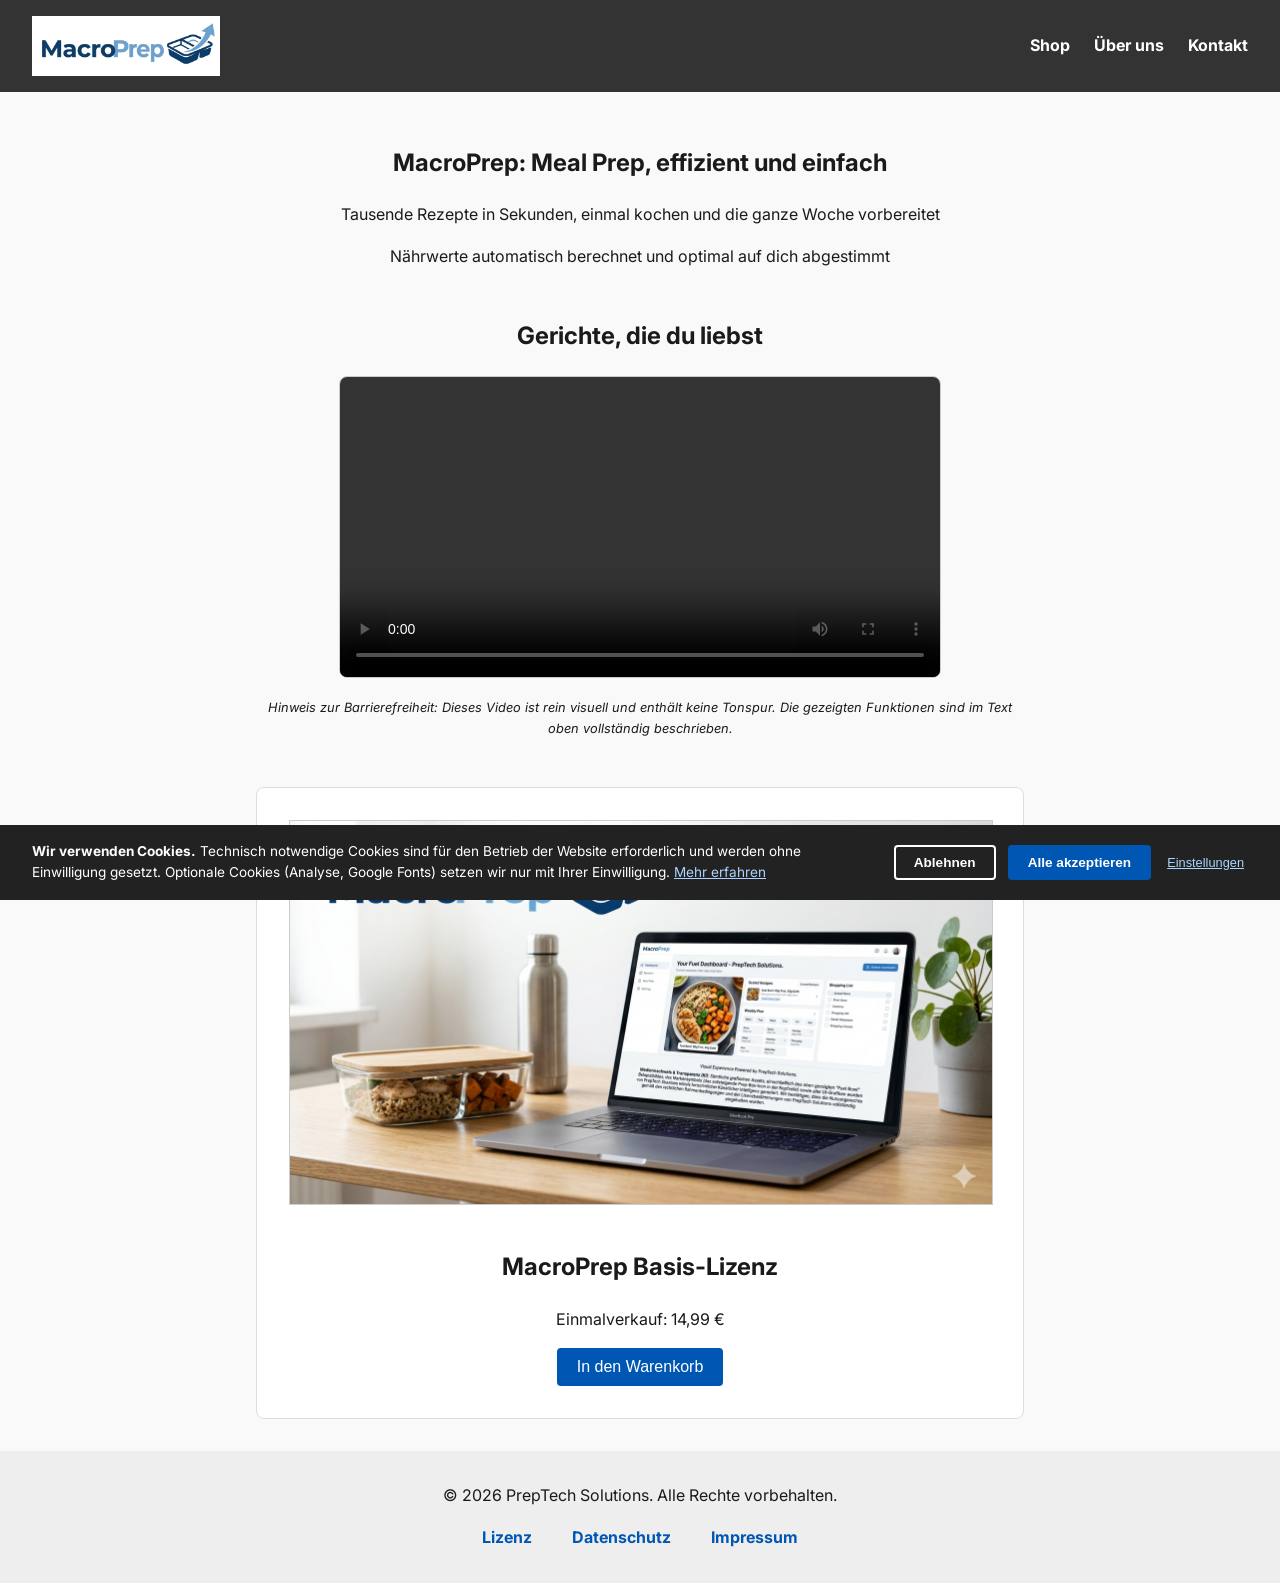
<file: index.html>
<!DOCTYPE html>
<html lang="de">
<head>
    <meta charset="UTF-8">
    <meta name="viewport" content="width=device-width, initial-scale=1.0">
    <title>MacroPrep - Meal Prep Software</title>
    <link rel="stylesheet" href="style.css">
</head>
<body>

    <a class="skip-link" href="#main-content">Zum Hauptinhalt springen</a>

    <header>
        <a href="index.html">
            <img class="logo" src="img/logo.png" alt="MacroPrep Logo">
        </a>
        <nav>
            <ul>
                <li><a href="index.html">Shop</a></li>
                <li><a href="about.html">Über uns</a></li>
                <li><a href="kontakt.html">Kontakt</a></li>
            </ul>
        </nav>
    </header>

    <main id="main-content">
        <section class="hero">
            <h1>MacroPrep: Meal Prep, effizient und einfach</h1>
            <p>Tausende Rezepte in Sekunden, einmal kochen und die ganze Woche vorbereitet</p>
            <p>Nährwerte automatisch berechnet und optimal auf dich abgestimmt</p>
        </section>

        <section style="text-align: center; margin: 3rem 0;">
            <h2>Gerichte, die du liebst</h2>
            <video width="100%" style="max-width: 600px; border-radius: 8px; border: 1px solid #ccc;" controls>
                <source src="videos/mealprep.mp4" type="video/mp4">
                Ihr Browser unterstützt das Video-Tag nicht.
            </video>
            <p style="font-size: 0.8rem"><em>Hinweis zur Barrierefreiheit: Dieses Video ist rein visuell und enthält keine Tonspur. Die gezeigten Funktionen sind im Text oben vollständig beschrieben.</em></p>
        </section>

        <section class="product-mock">
            <img src="img/mockup.png" alt="Screenshot der MacroPrep Benutzeroberfläche" class="product-img">
            
            <div class="buy-section">
                <h2>MacroPrep Basis-Lizenz</h2>
                <p>Einmalverkauf: 14,99 €</p>
                <button onclick="alert('Artikel zum Warenkorb hinzugefügt')">In den Warenkorb</button>
            </div>
        </section>
    </main>

    <div id="cookie-banner" role="dialog" aria-modal="true" aria-labelledby="cookie-title" aria-describedby="cookie-desc">
        <p>
            <strong id="cookie-title">Wir verwenden Cookies.</strong>
            <span id="cookie-desc">
                Technisch notwendige Cookies sind für den Betrieb der Website erforderlich und werden ohne Einwilligung gesetzt.
                Optionale Cookies (Analyse, Google Fonts) setzen wir nur mit Ihrer Einwilligung.
                <a href="datenschutz.html" style="color: #aad4ff;">Mehr erfahren</a>
            </span>
        </p>
        <div class="cookie-actions">
            <button class="btn-reject" onclick="handleCookies(false)" aria-label="Nur notwendige Cookies akzeptieren">Ablehnen</button>
            <button class="btn-accept" onclick="handleCookies(true)" aria-label="Alle Cookies akzeptieren">Alle akzeptieren</button>
            <button class="btn-settings" onclick="alert('Mock: Cookie-Einstellungen öffnen')" aria-label="Cookie-Einstellungen anpassen">Einstellungen</button>
        </div>
    </div>

    <footer>
        <p>&copy; 2026 PrepTech Solutions. Alle Rechte vorbehalten.</p>
        <nav>
            <ul>
                <li><a href="lizenz.html">Lizenz</a></li>
                <li><a href="datenschutz.html">Datenschutz</a></li>
                <li><a href="impressum.html">Impressum</a></li>
            </ul>
        </nav>
    </footer>

    <script>
        function handleCookies(acceptAll) {
            document.getElementById('cookie-banner').style.display = 'none';
        }
    </script>
</body>
</html>
</file>
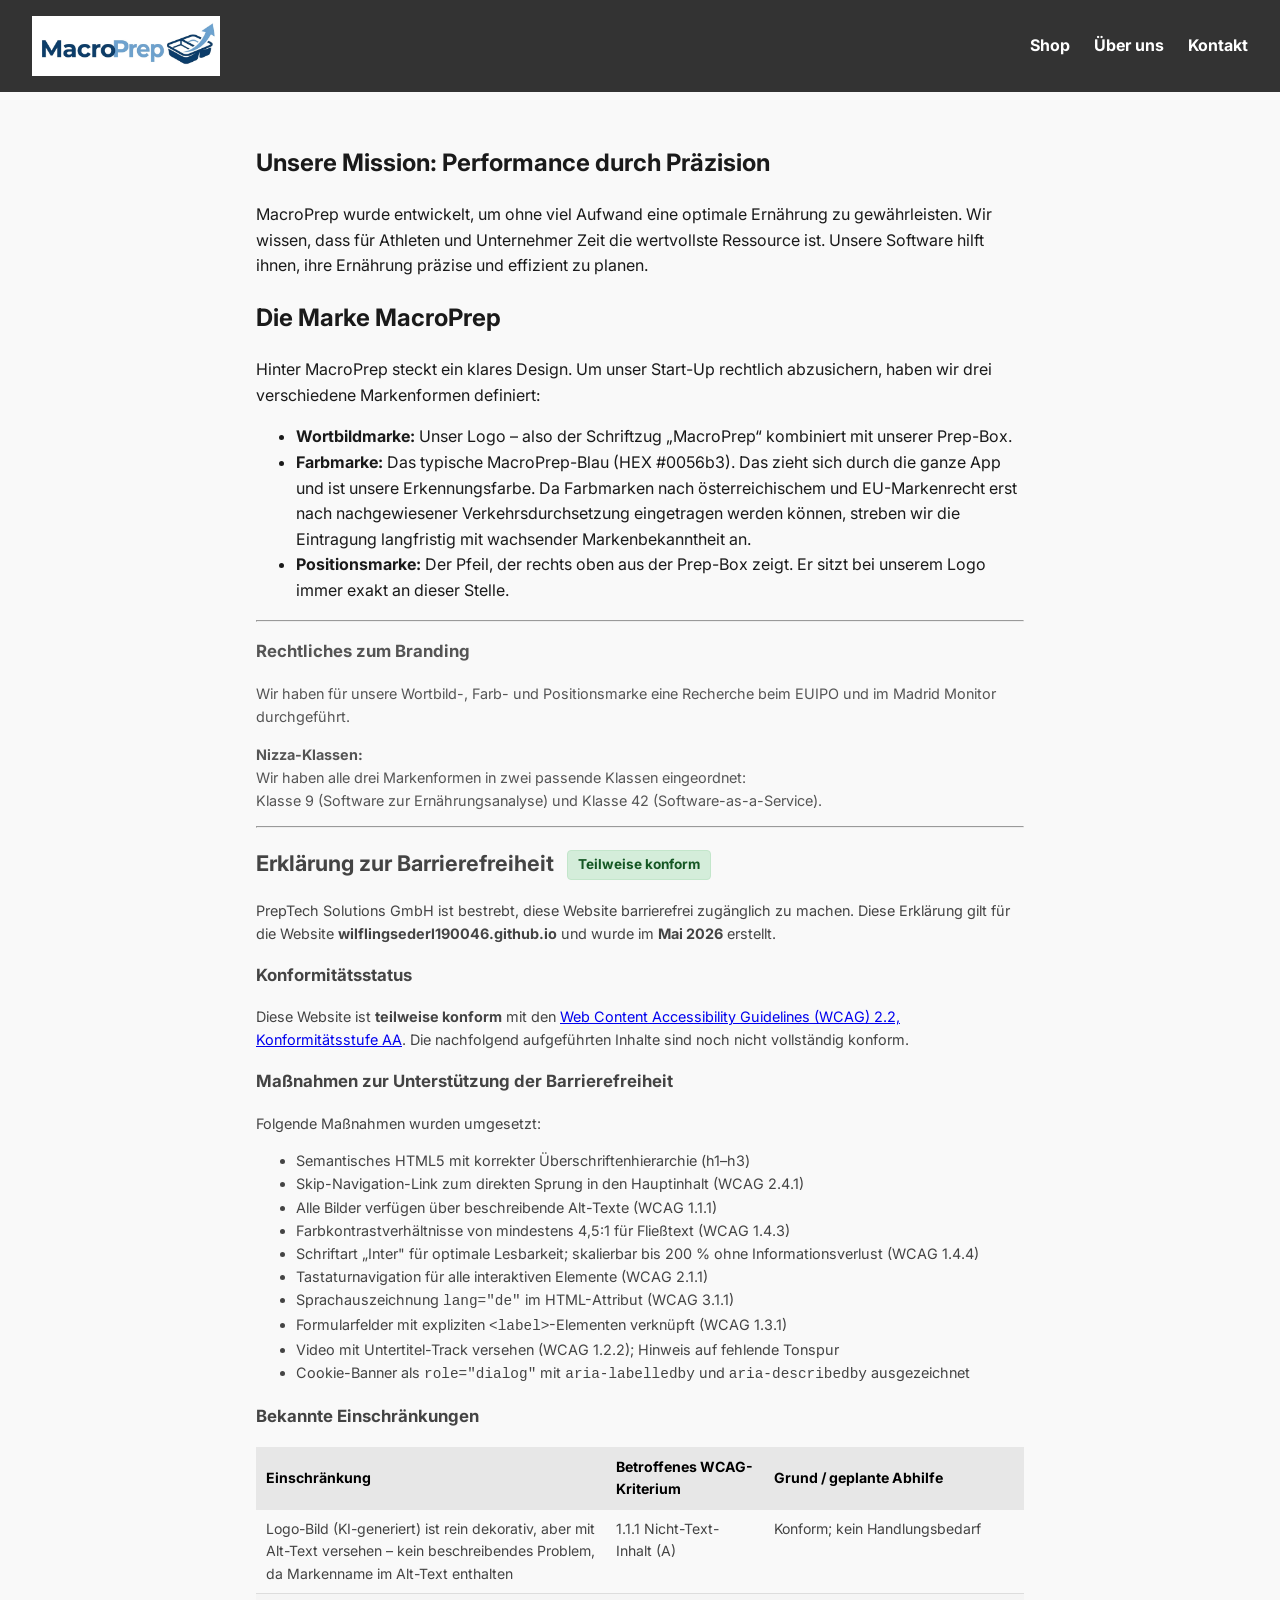
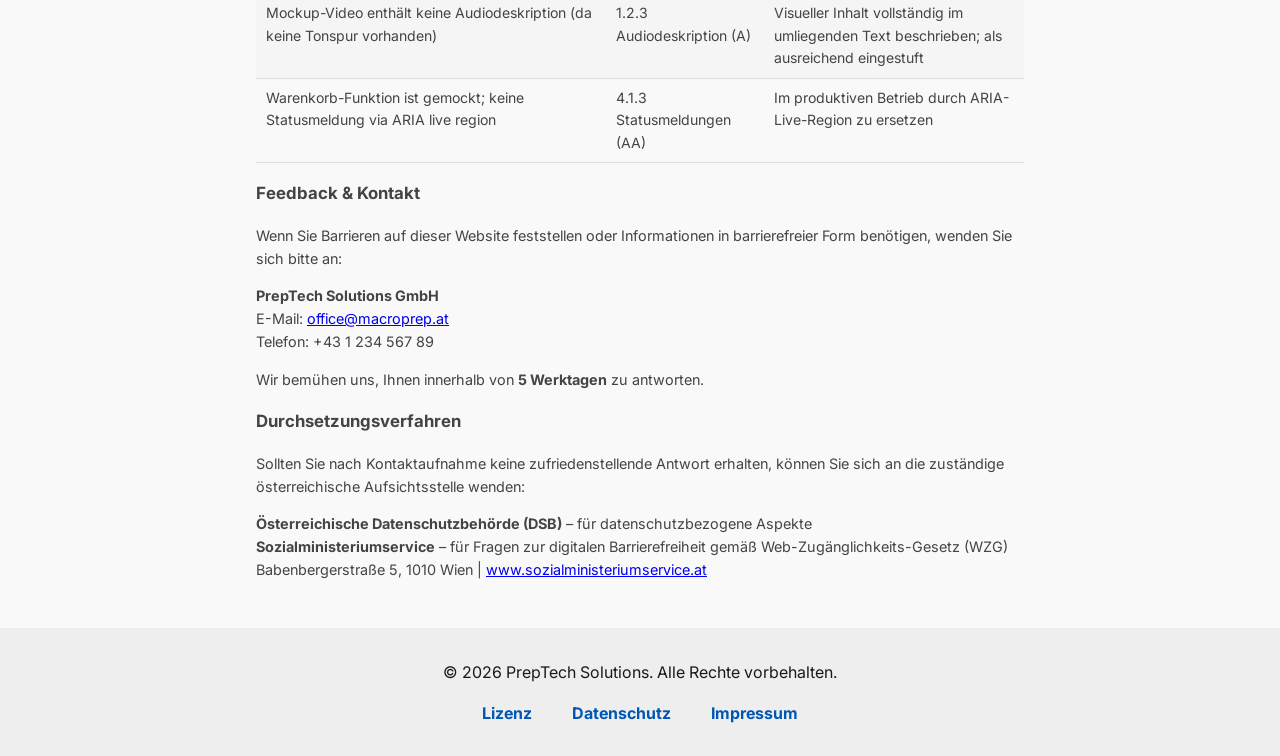
<file: about.html>
<!DOCTYPE html>
<html lang="de">
<head>
    <meta charset="UTF-8">
    <meta name="viewport" content="width=device-width, initial-scale=1.0">
    <title>Über uns - MacroPrep</title>
    <link rel="stylesheet" href="style.css">
</head>
<body>

    <a class="skip-link" href="#main-content">Zum Hauptinhalt springen</a>

    <header>
        <a href="index.html">
            <img class="logo" src="img/logo.png" alt="MacroPrep Logo">
        </a>        
        <nav>
            <ul>
                <li><a href="index.html">Shop</a></li>
                <li><a href="about.html">Über uns</a></li>
                <li><a href="kontakt.html">Kontakt</a></li>
            </ul>
        </nav>
    </header>

    <main id="main-content">
        <section>
            <h1>Unsere Mission: Performance durch Präzision</h1>
            <p>MacroPrep wurde entwickelt, um ohne viel Aufwand eine optimale Ernährung zu gewährleisten. Wir wissen, dass für Athleten und Unternehmer Zeit die wertvollste Ressource ist. Unsere Software hilft ihnen, ihre Ernährung präzise und effizient zu planen.</p>
        </section>

        <section>
            <h2>Die Marke MacroPrep</h2>
            <p>Hinter MacroPrep steckt ein klares Design. Um unser Start-Up rechtlich abzusichern, haben wir drei verschiedene Markenformen definiert:</p>
            <ul>
                <li><strong>Wortbildmarke:</strong> Unser Logo – also der Schriftzug „MacroPrep“ kombiniert mit unserer Prep-Box.</li>
                <li><strong>Farbmarke:</strong> Das typische MacroPrep-Blau (HEX #0056b3). Das zieht sich durch die ganze App und ist unsere Erkennungsfarbe. Da Farbmarken nach österreichischem und EU-Markenrecht erst nach nachgewiesener Verkehrsdurchsetzung eingetragen werden können, streben wir die Eintragung langfristig mit wachsender Markenbekanntheit an.</li>
                <li><strong>Positionsmarke:</strong> Der Pfeil, der rechts oben aus der Prep-Box zeigt. Er sitzt bei unserem Logo immer exakt an dieser Stelle.</li>
            </ul>
        </section>

        <hr>

        <section style="font-size: 0.9rem; color: #555;">
            <h3>Rechtliches zum Branding</h3>
            <p>Wir haben für unsere Wortbild-, Farb- und Positionsmarke eine Recherche beim EUIPO und im Madrid Monitor durchgeführt.</p>
            <p><strong>Nizza-Klassen:</strong>
                <br>Wir haben alle drei Markenformen in zwei passende Klassen eingeordnet:<br>
                Klasse 9 (Software zur Ernährungsanalyse) und Klasse 42 (Software-as-a-Service).</p>
        </section>

        <hr>

        <section id="barrierefreiheit" style="font-size: 0.9rem; color: #444;">
            <h2>Erklärung zur Barrierefreiheit <span class="status-badge">Teilweise konform</span></h2>

            <p>PrepTech Solutions GmbH ist bestrebt, diese Website barrierefrei zugänglich zu machen. Diese Erklärung gilt für die Website <strong>wilflingsederl190046.github.io</strong> und wurde im <strong>Mai 2026</strong> erstellt.</p>

            <h3>Konformitätsstatus</h3>
            <p>Diese Website ist <strong>teilweise konform</strong> mit den <a href="https://www.w3.org/TR/WCAG22/" target="_blank" rel="noopener">Web Content Accessibility Guidelines (WCAG) 2.2, Konformitätsstufe AA</a>. Die nachfolgend aufgeführten Inhalte sind noch nicht vollständig konform.</p>

            <h3>Maßnahmen zur Unterstützung der Barrierefreiheit</h3>
            <p>Folgende Maßnahmen wurden umgesetzt:</p>
            <ul>
                <li>Semantisches HTML5 mit korrekter Überschriftenhierarchie (h1–h3)</li>
                <li>Skip-Navigation-Link zum direkten Sprung in den Hauptinhalt (WCAG 2.4.1)</li>
                <li>Alle Bilder verfügen über beschreibende Alt-Texte (WCAG 1.1.1)</li>
                <li>Farbkontrastverhältnisse von mindestens 4,5:1 für Fließtext (WCAG 1.4.3)</li>
                <li>Schriftart „Inter" für optimale Lesbarkeit; skalierbar bis 200 % ohne Informationsverlust (WCAG 1.4.4)</li>
                <li>Tastaturnavigation für alle interaktiven Elemente (WCAG 2.1.1)</li>
                <li>Sprachauszeichnung <code>lang="de"</code> im HTML-Attribut (WCAG 3.1.1)</li>
                <li>Formularfelder mit expliziten <code>&lt;label&gt;</code>-Elementen verknüpft (WCAG 1.3.1)</li>
                <li>Video mit Untertitel-Track versehen (WCAG 1.2.2); Hinweis auf fehlende Tonspur</li>
                <li>Cookie-Banner als <code>role="dialog"</code> mit <code>aria-labelledby</code> und <code>aria-describedby</code> ausgezeichnet</li>
            </ul>

            <h3>Bekannte Einschränkungen</h3>
            <table class="barrier-table">
                <thead>
                    <tr>
                        <th>Einschränkung</th>
                        <th>Betroffenes WCAG-Kriterium</th>
                        <th>Grund / geplante Abhilfe</th>
                    </tr>
                </thead>
                <tbody>
                    <tr>
                        <td>Logo-Bild (KI-generiert) ist rein dekorativ, aber mit Alt-Text versehen – kein beschreibendes Problem, da Markenname im Alt-Text enthalten</td>
                        <td>1.1.1 Nicht-Text-Inhalt (A)</td>
                        <td>Konform; kein Handlungsbedarf</td>
                    </tr>
                    <tr>
                        <td>Mockup-Video enthält keine Audiodeskription (da keine Tonspur vorhanden)</td>
                        <td>1.2.3 Audiodeskription (A)</td>
                        <td>Visueller Inhalt vollständig im umliegenden Text beschrieben; als ausreichend eingestuft</td>
                    </tr>
                    <tr>
                        <td>Warenkorb-Funktion ist gemockt; keine Statusmeldung via ARIA live region</td>
                        <td>4.1.3 Statusmeldungen (AA)</td>
                        <td>Im produktiven Betrieb durch ARIA-Live-Region zu ersetzen</td>
                    </tr>
                </tbody>
            </table>

            <h3>Feedback & Kontakt</h3>
            <p>Wenn Sie Barrieren auf dieser Website feststellen oder Informationen in barrierefreier Form benötigen, wenden Sie sich bitte an:</p>
            <p>
                <strong>PrepTech Solutions GmbH</strong><br>
                E-Mail: <a href="mailto:office@macroprep.at">office@macroprep.at</a><br>
                Telefon: +43 1 234 567 89
            </p>
            <p>Wir bemühen uns, Ihnen innerhalb von <strong>5 Werktagen</strong> zu antworten.</p>

            <h3>Durchsetzungsverfahren</h3>
            <p>Sollten Sie nach Kontaktaufnahme keine zufriedenstellende Antwort erhalten, können Sie sich an die zuständige österreichische Aufsichtsstelle wenden:</p>
            <p>
                <strong>Österreichische Datenschutzbehörde (DSB)</strong> – für datenschutzbezogene Aspekte<br>
                <strong>Sozialministeriumservice</strong> – für Fragen zur digitalen Barrierefreiheit gemäß Web-Zugänglichkeits-Gesetz (WZG)<br>
                Babenbergerstraße 5, 1010 Wien | <a href="https://www.sozialministeriumservice.at" target="_blank" rel="noopener">www.sozialministeriumservice.at</a>
            </p>
        </section>
    </main>

    <footer>
        <p>&copy; 2026 PrepTech Solutions. Alle Rechte vorbehalten.</p>
        <nav>
            <ul>
                <li><a href="lizenz.html">Lizenz</a></li>
                <li><a href="datenschutz.html">Datenschutz</a></li>
                <li><a href="impressum.html">Impressum</a></li>
            </ul>
        </nav>
    </footer>
</body>
</html>
</file>
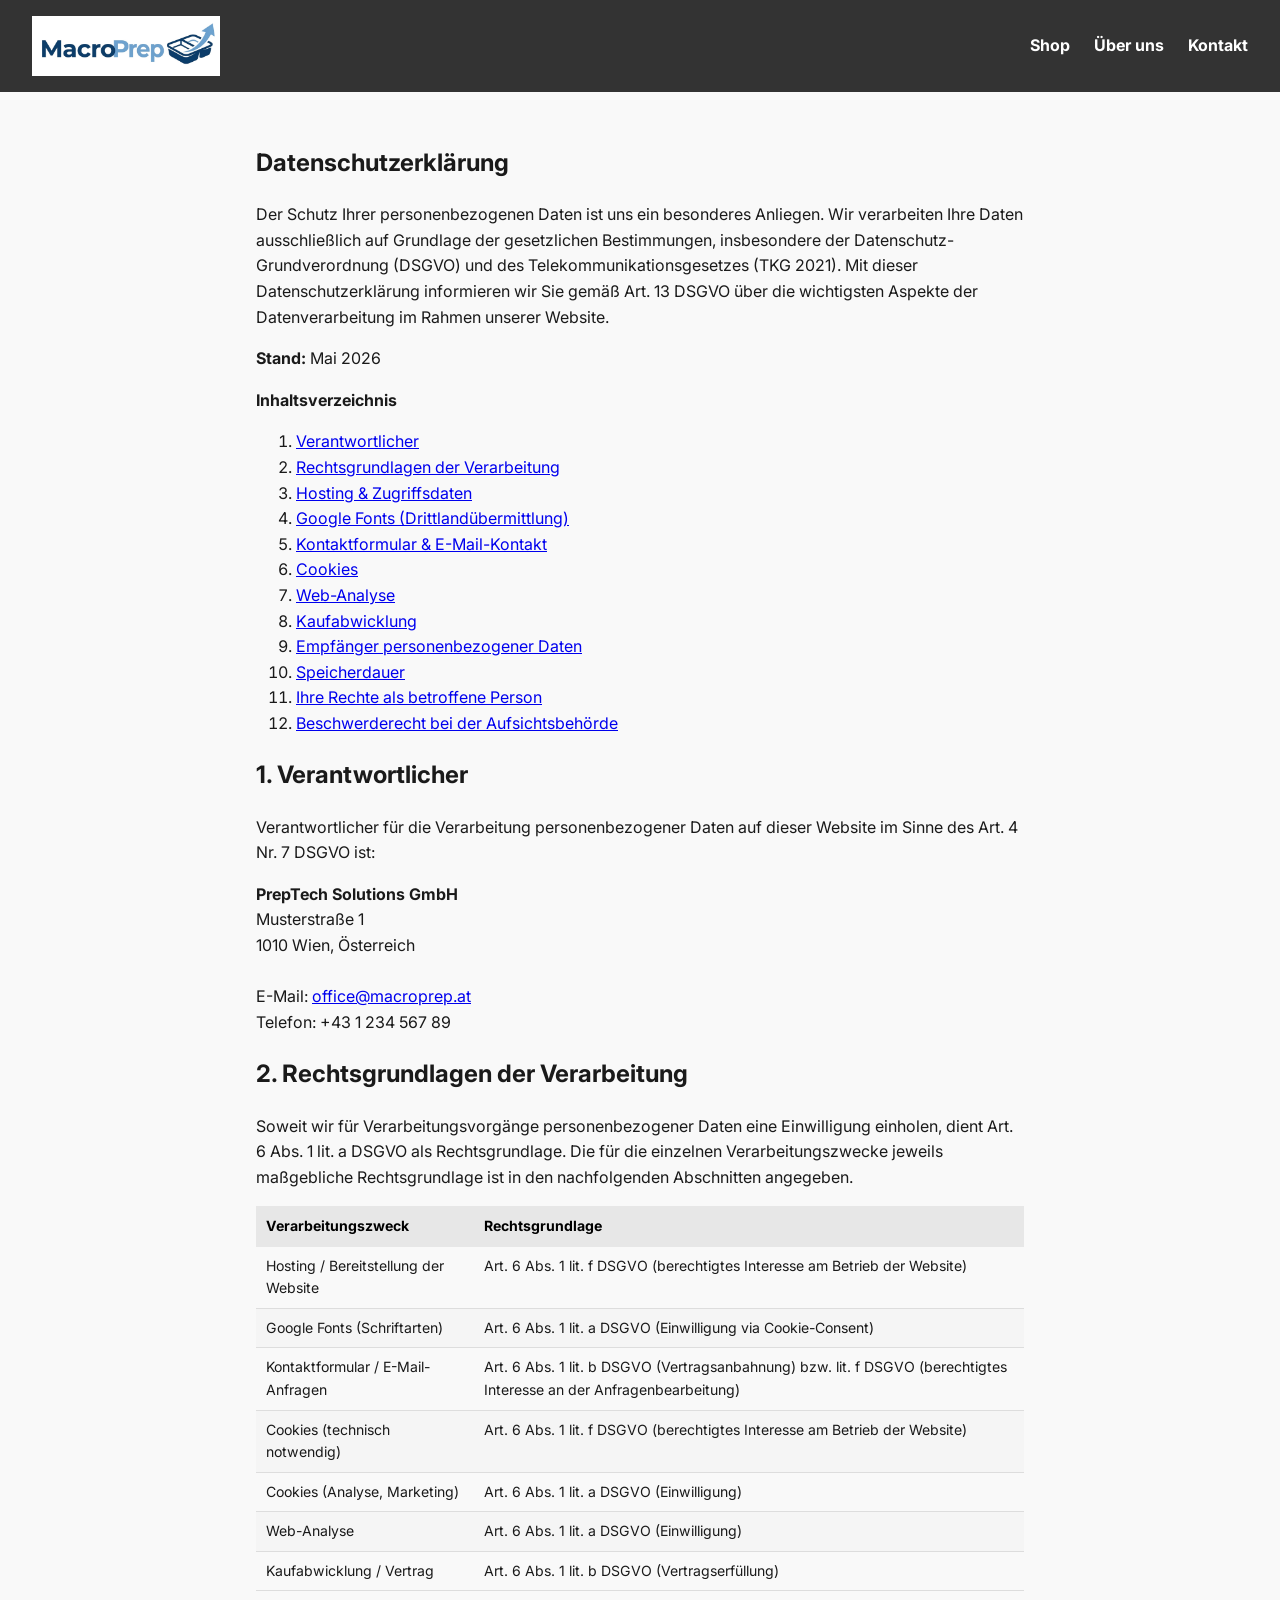
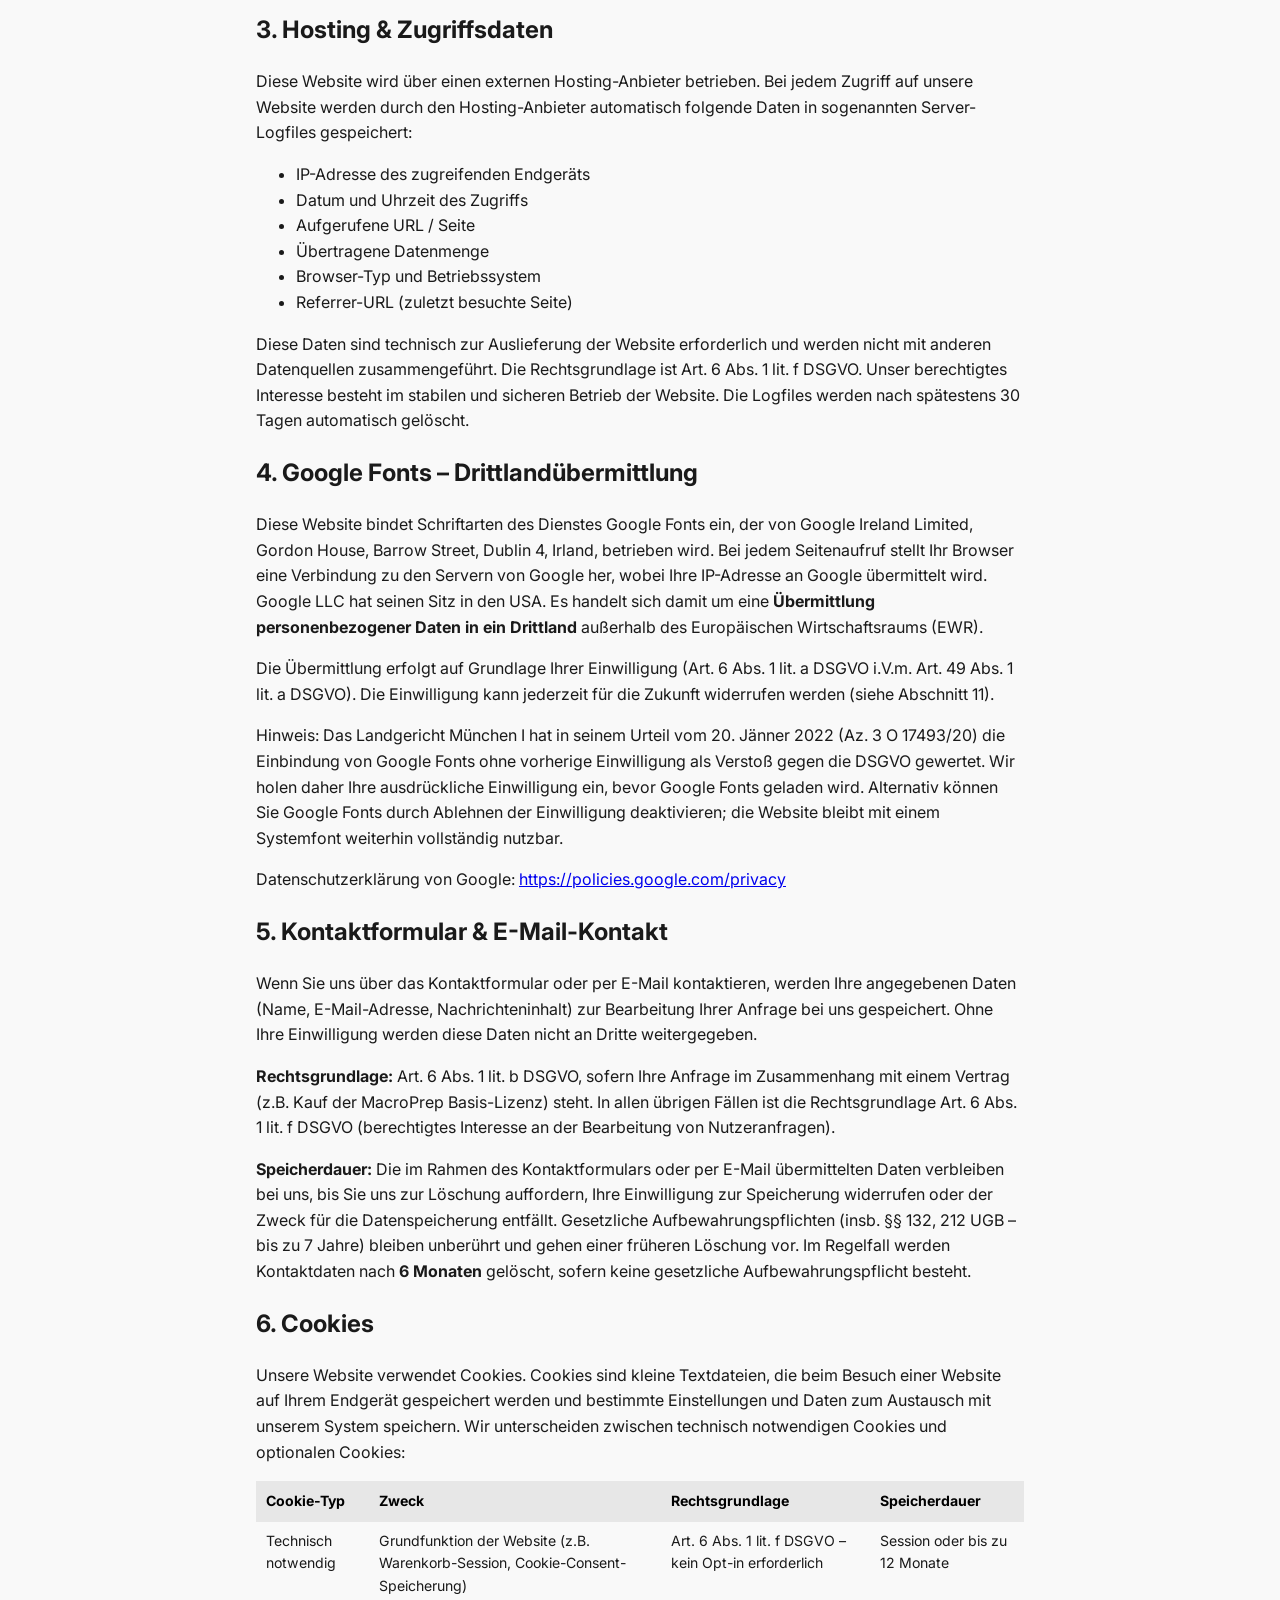
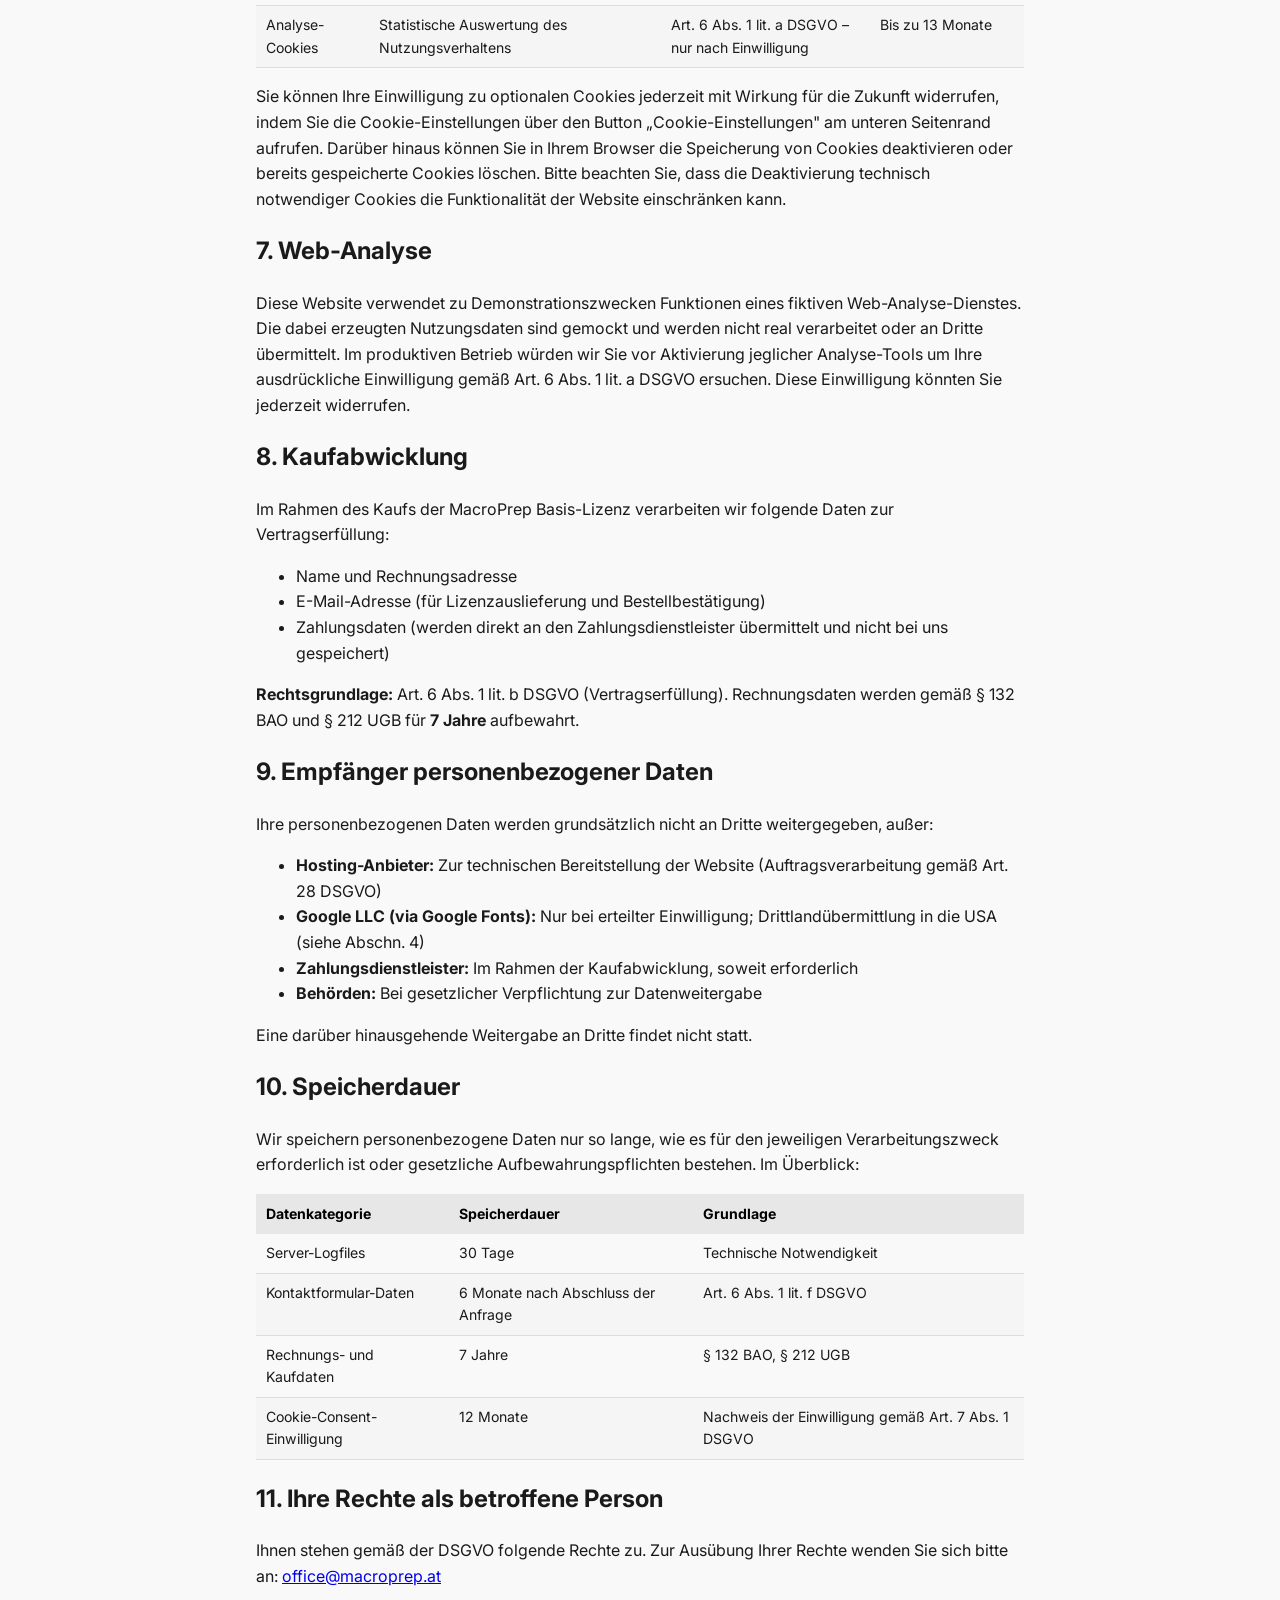
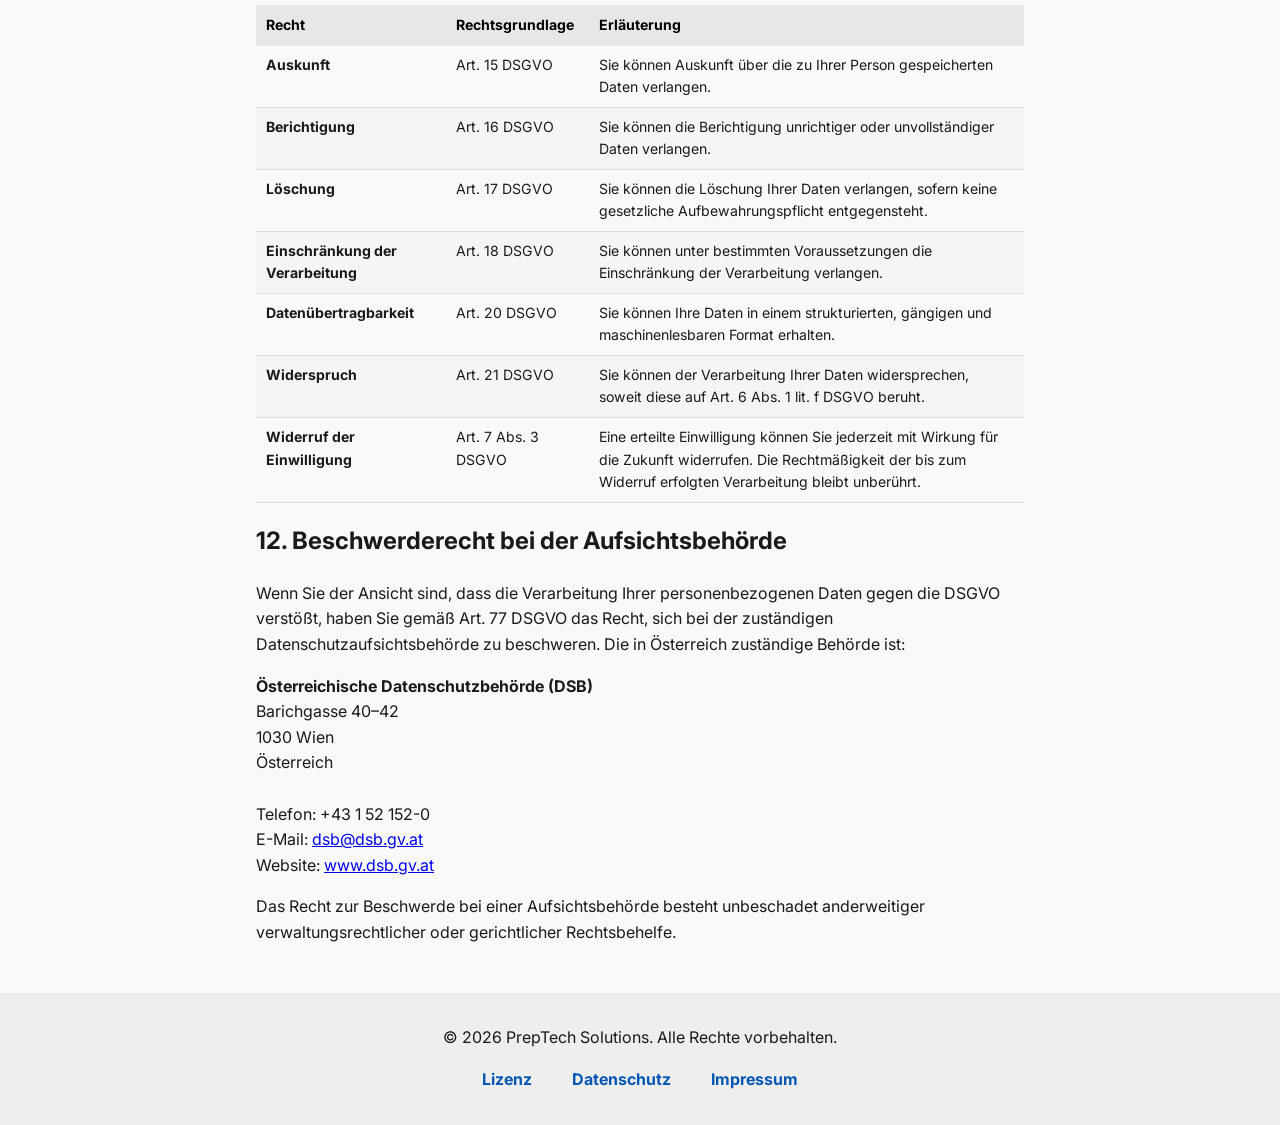
<file: datenschutz.html>
<!DOCTYPE html>
<html lang="de">
<head>
    <meta charset="UTF-8">
    <meta name="viewport" content="width=device-width, initial-scale=1.0">
    <title>Datenschutz - MacroPrep</title>
    <link rel="stylesheet" href="style.css">
</head>
<body>

    <a class="skip-link" href="#main-content">Zum Hauptinhalt springen</a>

    <header>
        <a href="index.html">
            <img class="logo" src="img/logo.png" alt="MacroPrep Logo">
        </a>
        <nav>
            <ul>
                <li><a href="index.html">Shop</a></li>
                <li><a href="about.html">Über uns</a></li>
                <li><a href="kontakt.html">Kontakt</a></li>
            </ul>
        </nav>
    </header>

    <main id="main-content">
        <section>
            <h1>Datenschutzerklärung</h1>
            <p>Der Schutz Ihrer personenbezogenen Daten ist uns ein besonderes Anliegen. Wir verarbeiten Ihre Daten ausschließlich auf Grundlage der gesetzlichen Bestimmungen, insbesondere der Datenschutz-Grundverordnung (DSGVO) und des Telekommunikationsgesetzes (TKG 2021). Mit dieser Datenschutzerklärung informieren wir Sie gemäß Art. 13 DSGVO über die wichtigsten Aspekte der Datenverarbeitung im Rahmen unserer Website.</p>

            <p><strong>Stand:</strong> Mai 2026</p>

            <div class="toc">
                <strong>Inhaltsverzeichnis</strong>
                <ol>
                    <li><a href="#verantwortlicher">Verantwortlicher</a></li>
                    <li><a href="#rechtsgrundlagen">Rechtsgrundlagen der Verarbeitung</a></li>
                    <li><a href="#hosting">Hosting & Zugriffsdaten</a></li>
                    <li><a href="#google-fonts">Google Fonts (Drittlandübermittlung)</a></li>
                    <li><a href="#kontaktformular">Kontaktformular & E-Mail-Kontakt</a></li>
                    <li><a href="#cookies">Cookies</a></li>
                    <li><a href="#analyse">Web-Analyse</a></li>
                    <li><a href="#kaufabwicklung">Kaufabwicklung</a></li>
                    <li><a href="#empfaenger">Empfänger personenbezogener Daten</a></li>
                    <li><a href="#speicherdauer">Speicherdauer</a></li>
                    <li><a href="#rechte">Ihre Rechte als betroffene Person</a></li>
                    <li><a href="#beschwerderecht">Beschwerderecht bei der Aufsichtsbehörde</a></li>
                </ol>
            </div>


            <h2 id="verantwortlicher">1. Verantwortlicher</h2>
            <p>Verantwortlicher für die Verarbeitung personenbezogener Daten auf dieser Website im Sinne des Art. 4 Nr. 7 DSGVO ist:</p>
            <div class="dsgvo-box">
                <p>
                    <strong>PrepTech Solutions GmbH</strong><br>
                    Musterstraße 1<br>
                    1010 Wien, Österreich<br><br>
                    E-Mail: <a href="mailto:office@macroprep.at">office@macroprep.at</a><br>
                    Telefon: +43 1 234 567 89
                </p>
            </div>


            <h2 id="rechtsgrundlagen">2. Rechtsgrundlagen der Verarbeitung</h2>
            <p>Soweit wir für Verarbeitungsvorgänge personenbezogener Daten eine Einwilligung einholen, dient Art. 6 Abs. 1 lit. a DSGVO als Rechtsgrundlage. Die für die einzelnen Verarbeitungszwecke jeweils maßgebliche Rechtsgrundlage ist in den nachfolgenden Abschnitten angegeben.</p>

            <table class="barrier-table">
                <thead>
                    <tr>
                        <th>Verarbeitungszweck</th>
                        <th>Rechtsgrundlage</th>
                    </tr>
                </thead>
                <tbody>
                    <tr>
                        <td>Hosting / Bereitstellung der Website</td>
                        <td>Art. 6 Abs. 1 lit. f DSGVO (berechtigtes Interesse am Betrieb der Website)</td>
                    </tr>
                    <tr>
                        <td>Google Fonts (Schriftarten)</td>
                        <td>Art. 6 Abs. 1 lit. a DSGVO (Einwilligung via Cookie-Consent)</td>
                    </tr>
                    <tr>
                        <td>Kontaktformular / E-Mail-Anfragen</td>
                        <td>Art. 6 Abs. 1 lit. b DSGVO (Vertragsanbahnung) bzw. lit. f DSGVO (berechtigtes Interesse an der Anfragenbearbeitung)</td>
                    </tr>
                    <tr>
                        <td>Cookies (technisch notwendig)</td>
                        <td>Art. 6 Abs. 1 lit. f DSGVO (berechtigtes Interesse am Betrieb der Website)</td>
                    </tr>
                    <tr>
                        <td>Cookies (Analyse, Marketing)</td>
                        <td>Art. 6 Abs. 1 lit. a DSGVO (Einwilligung)</td>
                    </tr>
                    <tr>
                        <td>Web-Analyse</td>
                        <td>Art. 6 Abs. 1 lit. a DSGVO (Einwilligung)</td>
                    </tr>
                    <tr>
                        <td>Kaufabwicklung / Vertrag</td>
                        <td>Art. 6 Abs. 1 lit. b DSGVO (Vertragserfüllung)</td>
                    </tr>
                </tbody>
            </table>


            <h2 id="hosting">3. Hosting & Zugriffsdaten</h2>
            <p>Diese Website wird über einen externen Hosting-Anbieter betrieben. Bei jedem Zugriff auf unsere Website werden durch den Hosting-Anbieter automatisch folgende Daten in sogenannten Server-Logfiles gespeichert:</p>
            <ul>
                <li>IP-Adresse des zugreifenden Endgeräts</li>
                <li>Datum und Uhrzeit des Zugriffs</li>
                <li>Aufgerufene URL / Seite</li>
                <li>Übertragene Datenmenge</li>
                <li>Browser-Typ und Betriebssystem</li>
                <li>Referrer-URL (zuletzt besuchte Seite)</li>
            </ul>
            <p>Diese Daten sind technisch zur Auslieferung der Website erforderlich und werden nicht mit anderen Datenquellen zusammengeführt. Die Rechtsgrundlage ist Art. 6 Abs. 1 lit. f DSGVO. Unser berechtigtes Interesse besteht im stabilen und sicheren Betrieb der Website. Die Logfiles werden nach spätestens 30 Tagen automatisch gelöscht.</p>


            <h2 id="google-fonts">4. Google Fonts – Drittlandübermittlung</h2>
            <p>Diese Website bindet Schriftarten des Dienstes Google Fonts ein, der von Google Ireland Limited, Gordon House, Barrow Street, Dublin 4, Irland, betrieben wird. Bei jedem Seitenaufruf stellt Ihr Browser eine Verbindung zu den Servern von Google her, wobei Ihre IP-Adresse an Google übermittelt wird. Google LLC hat seinen Sitz in den USA. Es handelt sich damit um eine <strong>Übermittlung personenbezogener Daten in ein Drittland</strong> außerhalb des Europäischen Wirtschaftsraums (EWR).</p>
            <p>Die Übermittlung erfolgt auf Grundlage Ihrer Einwilligung (Art. 6 Abs. 1 lit. a DSGVO i.V.m. Art. 49 Abs. 1 lit. a DSGVO). Die Einwilligung kann jederzeit für die Zukunft widerrufen werden (siehe Abschnitt 11).</p>
            <p>Hinweis: Das Landgericht München I hat in seinem Urteil vom 20. Jänner 2022 (Az. 3 O 17493/20) die Einbindung von Google Fonts ohne vorherige Einwilligung als Verstoß gegen die DSGVO gewertet. Wir holen daher Ihre ausdrückliche Einwilligung ein, bevor Google Fonts geladen wird. Alternativ können Sie Google Fonts durch Ablehnen der Einwilligung deaktivieren; die Website bleibt mit einem Systemfont weiterhin vollständig nutzbar.</p>
            <p>Datenschutzerklärung von Google: <a href="https://policies.google.com/privacy" target="_blank" rel="noopener">https://policies.google.com/privacy</a></p>


            <h2 id="kontaktformular">5. Kontaktformular & E-Mail-Kontakt</h2>
            <p>Wenn Sie uns über das Kontaktformular oder per E-Mail kontaktieren, werden Ihre angegebenen Daten (Name, E-Mail-Adresse, Nachrichteninhalt) zur Bearbeitung Ihrer Anfrage bei uns gespeichert. Ohne Ihre Einwilligung werden diese Daten nicht an Dritte weitergegeben.</p>
            <p><strong>Rechtsgrundlage:</strong> Art. 6 Abs. 1 lit. b DSGVO, sofern Ihre Anfrage im Zusammenhang mit einem Vertrag (z.B. Kauf der MacroPrep Basis-Lizenz) steht. In allen übrigen Fällen ist die Rechtsgrundlage Art. 6 Abs. 1 lit. f DSGVO (berechtigtes Interesse an der Bearbeitung von Nutzeranfragen).</p>
            <p><strong>Speicherdauer:</strong> Die im Rahmen des Kontaktformulars oder per E-Mail übermittelten Daten verbleiben bei uns, bis Sie uns zur Löschung auffordern, Ihre Einwilligung zur Speicherung widerrufen oder der Zweck für die Datenspeicherung entfällt. Gesetzliche Aufbewahrungspflichten (insb. §§ 132, 212 UGB – bis zu 7 Jahre) bleiben unberührt und gehen einer früheren Löschung vor. Im Regelfall werden Kontaktdaten nach <strong>6 Monaten</strong> gelöscht, sofern keine gesetzliche Aufbewahrungspflicht besteht.</p>


            <h2 id="cookies">6. Cookies</h2>
            <p>Unsere Website verwendet Cookies. Cookies sind kleine Textdateien, die beim Besuch einer Website auf Ihrem Endgerät gespeichert werden und bestimmte Einstellungen und Daten zum Austausch mit unserem System speichern. Wir unterscheiden zwischen technisch notwendigen Cookies und optionalen Cookies:</p>

            <table class="barrier-table">
                <thead>
                    <tr>
                        <th>Cookie-Typ</th>
                        <th>Zweck</th>
                        <th>Rechtsgrundlage</th>
                        <th>Speicherdauer</th>
                    </tr>
                </thead>
                <tbody>
                    <tr>
                        <td>Technisch notwendig</td>
                        <td>Grundfunktion der Website (z.B. Warenkorb-Session, Cookie-Consent-Speicherung)</td>
                        <td>Art. 6 Abs. 1 lit. f DSGVO – kein Opt-in erforderlich</td>
                        <td>Session oder bis zu 12 Monate</td>
                    </tr>
                    <tr>
                        <td>Analyse-Cookies</td>
                        <td>Statistische Auswertung des Nutzungsverhaltens</td>
                        <td>Art. 6 Abs. 1 lit. a DSGVO – nur nach Einwilligung</td>
                        <td>Bis zu 13 Monate</td>
                    </tr>
                </tbody>
            </table>

            <p>Sie können Ihre Einwilligung zu optionalen Cookies jederzeit mit Wirkung für die Zukunft widerrufen, indem Sie die Cookie-Einstellungen über den Button „Cookie-Einstellungen" am unteren Seitenrand aufrufen. Darüber hinaus können Sie in Ihrem Browser die Speicherung von Cookies deaktivieren oder bereits gespeicherte Cookies löschen. Bitte beachten Sie, dass die Deaktivierung technisch notwendiger Cookies die Funktionalität der Website einschränken kann.</p>


            <h2 id="analyse">7. Web-Analyse</h2>
            <p>Diese Website verwendet zu Demonstrationszwecken Funktionen eines fiktiven Web-Analyse-Dienstes. Die dabei erzeugten Nutzungsdaten sind gemockt und werden nicht real verarbeitet oder an Dritte übermittelt. Im produktiven Betrieb würden wir Sie vor Aktivierung jeglicher Analyse-Tools um Ihre ausdrückliche Einwilligung gemäß Art. 6 Abs. 1 lit. a DSGVO ersuchen. Diese Einwilligung könnten Sie jederzeit widerrufen.</p>


            <h2 id="kaufabwicklung">8. Kaufabwicklung</h2>
            <p>Im Rahmen des Kaufs der MacroPrep Basis-Lizenz verarbeiten wir folgende Daten zur Vertragserfüllung:</p>
            <ul>
                <li>Name und Rechnungsadresse</li>
                <li>E-Mail-Adresse (für Lizenzauslieferung und Bestellbestätigung)</li>
                <li>Zahlungsdaten (werden direkt an den Zahlungsdienstleister übermittelt und nicht bei uns gespeichert)</li>
            </ul>
            <p><strong>Rechtsgrundlage:</strong> Art. 6 Abs. 1 lit. b DSGVO (Vertragserfüllung). Rechnungsdaten werden gemäß § 132 BAO und § 212 UGB für <strong>7 Jahre</strong> aufbewahrt.</p>

            <h2 id="empfaenger">9. Empfänger personenbezogener Daten</h2>
            <p>Ihre personenbezogenen Daten werden grundsätzlich nicht an Dritte weitergegeben, außer:</p>
            <ul>
                <li><strong>Hosting-Anbieter:</strong> Zur technischen Bereitstellung der Website (Auftragsverarbeitung gemäß Art. 28 DSGVO)</li>
                <li><strong>Google LLC (via Google Fonts):</strong> Nur bei erteilter Einwilligung; Drittlandübermittlung in die USA (siehe Abschn. 4)</li>
                <li><strong>Zahlungsdienstleister:</strong> Im Rahmen der Kaufabwicklung, soweit erforderlich</li>
                <li><strong>Behörden:</strong> Bei gesetzlicher Verpflichtung zur Datenweitergabe</li>
            </ul>
            <p>Eine darüber hinausgehende Weitergabe an Dritte findet nicht statt.</p>

            
            <h2 id="speicherdauer">10. Speicherdauer</h2>
            <p>Wir speichern personenbezogene Daten nur so lange, wie es für den jeweiligen Verarbeitungszweck erforderlich ist oder gesetzliche Aufbewahrungspflichten bestehen. Im Überblick:</p>

            <table class="barrier-table">
                <thead>
                    <tr>
                        <th>Datenkategorie</th>
                        <th>Speicherdauer</th>
                        <th>Grundlage</th>
                    </tr>
                </thead>
                <tbody>
                    <tr>
                        <td>Server-Logfiles</td>
                        <td>30 Tage</td>
                        <td>Technische Notwendigkeit</td>
                    </tr>
                    <tr>
                        <td>Kontaktformular-Daten</td>
                        <td>6 Monate nach Abschluss der Anfrage</td>
                        <td>Art. 6 Abs. 1 lit. f DSGVO</td>
                    </tr>
                    <tr>
                        <td>Rechnungs- und Kaufdaten</td>
                        <td>7 Jahre</td>
                        <td>§ 132 BAO, § 212 UGB</td>
                    </tr>
                    <tr>
                        <td>Cookie-Consent-Einwilligung</td>
                        <td>12 Monate</td>
                        <td>Nachweis der Einwilligung gemäß Art. 7 Abs. 1 DSGVO</td>
                    </tr>
                </tbody>
            </table>


            <h2 id="rechte">11. Ihre Rechte als betroffene Person</h2>
            <p>Ihnen stehen gemäß der DSGVO folgende Rechte zu. Zur Ausübung Ihrer Rechte wenden Sie sich bitte an: <a href="mailto:office@macroprep.at">office@macroprep.at</a></p>

            <table class="barrier-table">
                <thead>
                    <tr>
                        <th>Recht</th>
                        <th>Rechtsgrundlage</th>
                        <th>Erläuterung</th>
                    </tr>
                </thead>
                <tbody>
                    <tr>
                        <td><strong>Auskunft</strong></td>
                        <td>Art. 15 DSGVO</td>
                        <td>Sie können Auskunft über die zu Ihrer Person gespeicherten Daten verlangen.</td>
                    </tr>
                    <tr>
                        <td><strong>Berichtigung</strong></td>
                        <td>Art. 16 DSGVO</td>
                        <td>Sie können die Berichtigung unrichtiger oder unvollständiger Daten verlangen.</td>
                    </tr>
                    <tr>
                        <td><strong>Löschung</strong></td>
                        <td>Art. 17 DSGVO</td>
                        <td>Sie können die Löschung Ihrer Daten verlangen, sofern keine gesetzliche Aufbewahrungspflicht entgegensteht.</td>
                    </tr>
                    <tr>
                        <td><strong>Einschränkung der Verarbeitung</strong></td>
                        <td>Art. 18 DSGVO</td>
                        <td>Sie können unter bestimmten Voraussetzungen die Einschränkung der Verarbeitung verlangen.</td>
                    </tr>
                    <tr>
                        <td><strong>Datenübertragbarkeit</strong></td>
                        <td>Art. 20 DSGVO</td>
                        <td>Sie können Ihre Daten in einem strukturierten, gängigen und maschinenlesbaren Format erhalten.</td>
                    </tr>
                    <tr>
                        <td><strong>Widerspruch</strong></td>
                        <td>Art. 21 DSGVO</td>
                        <td>Sie können der Verarbeitung Ihrer Daten widersprechen, soweit diese auf Art. 6 Abs. 1 lit. f DSGVO beruht.</td>
                    </tr>
                    <tr>
                        <td><strong>Widerruf der Einwilligung</strong></td>
                        <td>Art. 7 Abs. 3 DSGVO</td>
                        <td>Eine erteilte Einwilligung können Sie jederzeit mit Wirkung für die Zukunft widerrufen. Die Rechtmäßigkeit der bis zum Widerruf erfolgten Verarbeitung bleibt unberührt.</td>
                    </tr>
                </tbody>
            </table>


            <h2 id="beschwerderecht">12. Beschwerderecht bei der Aufsichtsbehörde</h2>
            <p>Wenn Sie der Ansicht sind, dass die Verarbeitung Ihrer personenbezogenen Daten gegen die DSGVO verstößt, haben Sie gemäß Art. 77 DSGVO das Recht, sich bei der zuständigen Datenschutzaufsichtsbehörde zu beschweren. Die in Österreich zuständige Behörde ist:</p>
            <div class="dsgvo-box">
                <p>
                    <strong>Österreichische Datenschutzbehörde (DSB)</strong><br>
                    Barichgasse 40–42<br>
                    1030 Wien<br>
                    Österreich<br><br>
                    Telefon: +43 1 52 152-0<br>
                    E-Mail: <a href="mailto:dsb@dsb.gv.at">dsb@dsb.gv.at</a><br>
                    Website: <a href="https://www.dsb.gv.at" target="_blank" rel="noopener">www.dsb.gv.at</a>
                </p>
            </div>
            <p>Das Recht zur Beschwerde bei einer Aufsichtsbehörde besteht unbeschadet anderweitiger verwaltungsrechtlicher oder gerichtlicher Rechtsbehelfe.</p>

        </section>
    </main>

    <footer>
        <p>&copy; 2026 PrepTech Solutions. Alle Rechte vorbehalten.</p>
        <nav>
            <ul>
                <li><a href="lizenz.html">Lizenz</a></li>
                <li><a href="datenschutz.html">Datenschutz</a></li>
                <li><a href="impressum.html">Impressum</a></li>
            </ul>
        </nav>
    </footer>
</body>
</html>
</file>
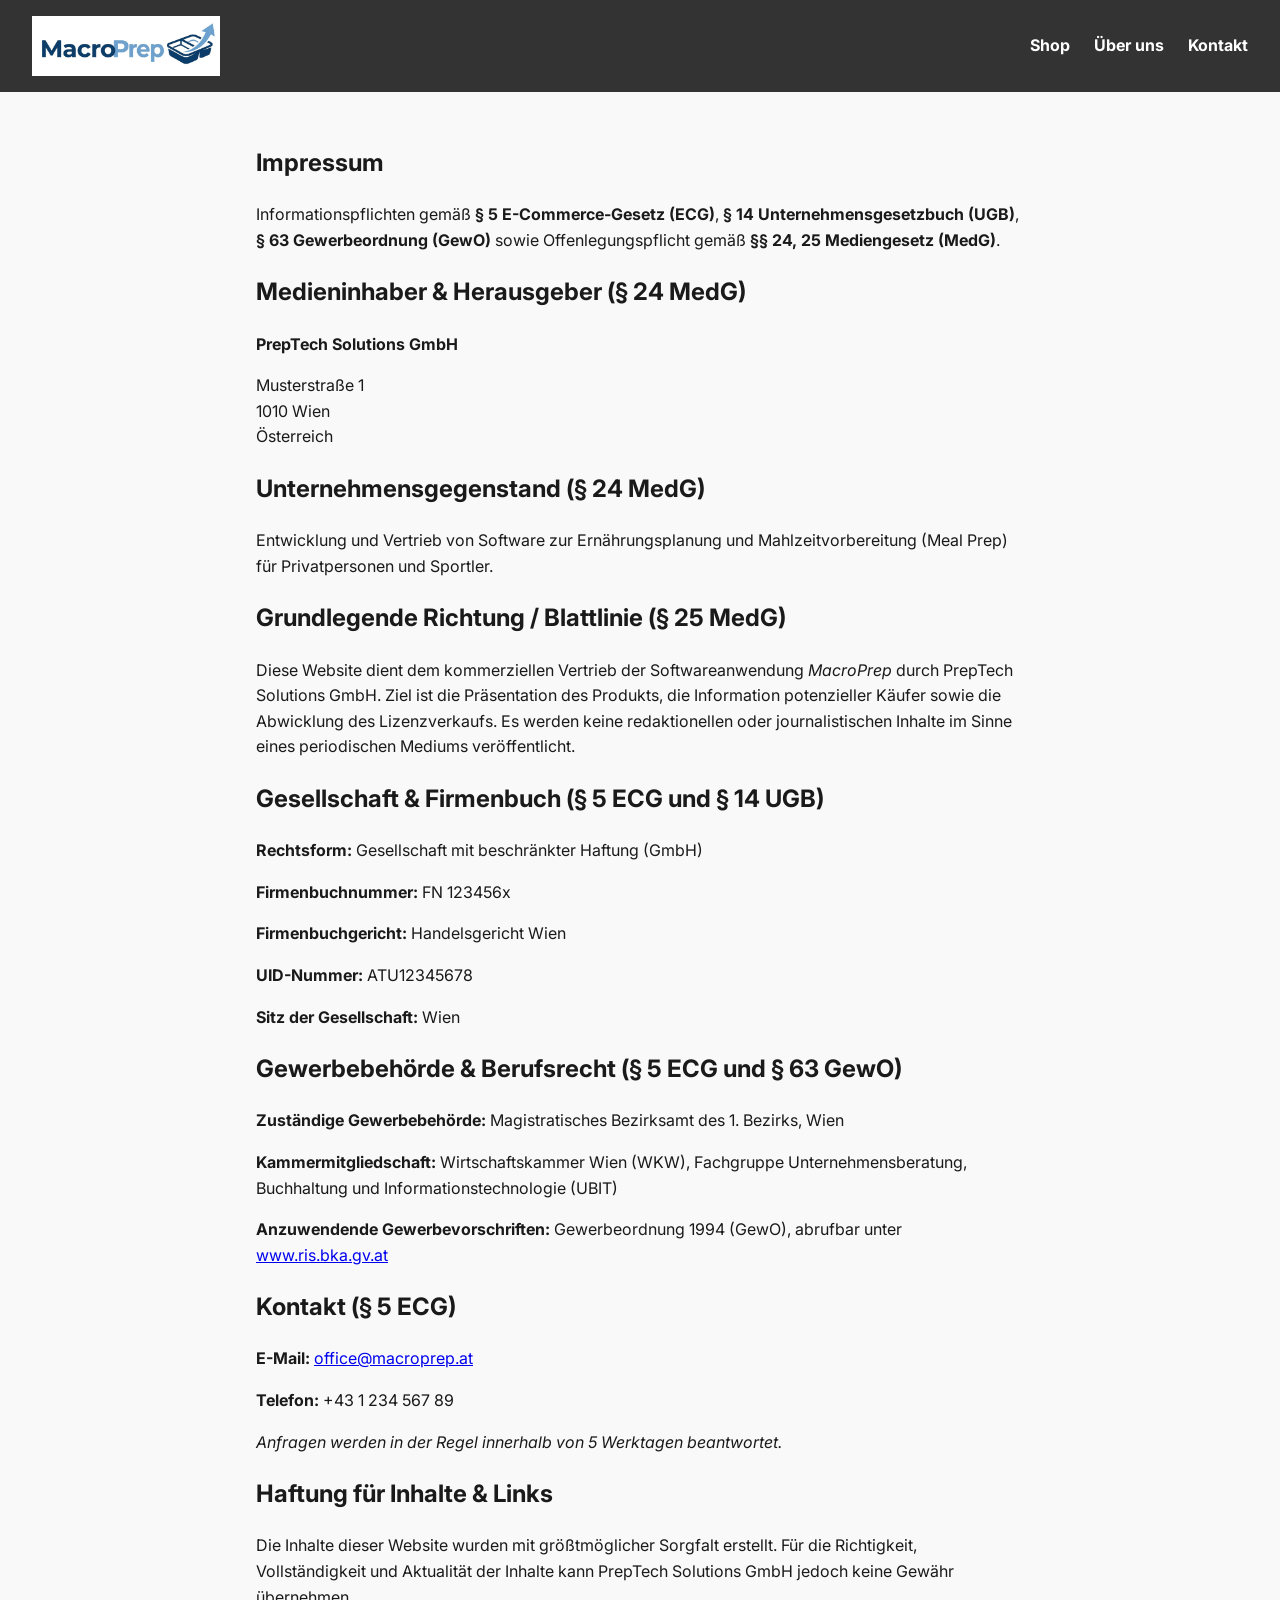
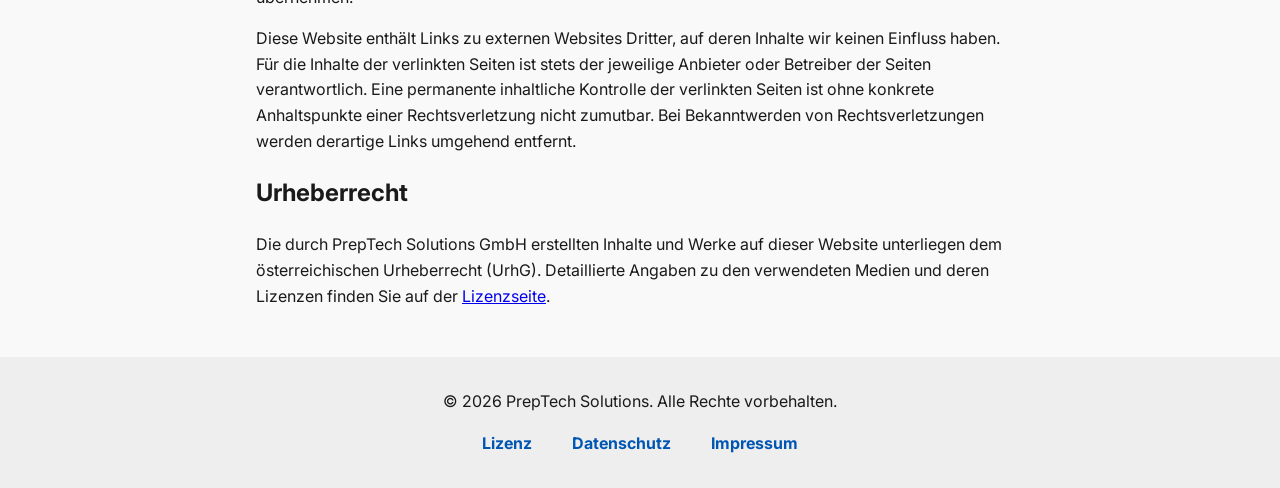
<file: impressum.html>
<!DOCTYPE html>
<html lang="de">
<head>
    <meta charset="UTF-8">
    <meta name="viewport" content="width=device-width, initial-scale=1.0">
    <title>Impressum & Kontakt - MacroPrep</title>
    <link rel="stylesheet" href="style.css">
</head>
<body>

    <a class="skip-link" href="#main-content">Zum Hauptinhalt springen</a>

    <header>
        <a href="index.html">
            <img class="logo" src="img/logo.png" alt="MacroPrep Logo">
        </a>
        <nav>
            <ul>
                <li><a href="index.html">Shop</a></li>
                <li><a href="about.html">Über uns</a></li>
                <li><a href="kontakt.html">Kontakt</a></li>
            </ul>
        </nav>
    </header>

    <main id="main-content">
        <section>
            <h1>Impressum</h1>
            <p>Informationspflichten gemäß <strong>§ 5 E-Commerce-Gesetz (ECG)</strong>, <strong>§ 14 Unternehmensgesetzbuch (UGB)</strong>, <strong>§ 63 Gewerbeordnung (GewO)</strong> sowie Offenlegungspflicht gemäß <strong>§§ 24, 25 Mediengesetz (MedG)</strong>.</p>
            
            <h2>Medieninhaber & Herausgeber (§ 24 MedG)</h2>
            <p><strong>PrepTech Solutions GmbH</strong></p>
            Musterstraße 1<br>
            1010 Wien<br>
            Österreich</p>


            <h2>Unternehmensgegenstand (§ 24 MedG)</h2>
            <p>Entwicklung und Vertrieb von Software zur Ernährungsplanung und Mahlzeitvorbereitung (Meal Prep) für Privatpersonen und Sportler.</p>
  

            <h2>Grundlegende Richtung / Blattlinie (§ 25 MedG)</h2>
            <p>Diese Website dient dem kommerziellen Vertrieb der Softwareanwendung <em>MacroPrep</em> durch PrepTech Solutions GmbH. Ziel ist die Präsentation des Produkts, die Information potenzieller Käufer sowie die Abwicklung des Lizenzverkaufs. Es werden keine redaktionellen oder journalistischen Inhalte im Sinne eines periodischen Mediums veröffentlicht.</p>
    

            <h2>Gesellschaft & Firmenbuch (§ 5 ECG und § 14 UGB)</h2>
            <p><strong>Rechtsform:</strong> Gesellschaft mit beschränkter Haftung (GmbH)</p>
            <p><strong>Firmenbuchnummer:</strong> FN 123456x</p>
            <p><strong>Firmenbuchgericht:</strong> Handelsgericht Wien</p>
            <p><strong>UID-Nummer:</strong> ATU12345678</p>
            <p><strong>Sitz der Gesellschaft:</strong> Wien</p>

            
            <h2>Gewerbebehörde & Berufsrecht (§ 5 ECG und § 63 GewO)</h2>
            <p><strong>Zuständige Gewerbebehörde:</strong> Magistratisches Bezirksamt des 1. Bezirks, Wien</p>
            <p><strong>Kammermitgliedschaft:</strong> Wirtschaftskammer Wien (WKW), Fachgruppe Unternehmensberatung, Buchhaltung und Informationstechnologie (UBIT)</p>
            <p><strong>Anzuwendende Gewerbevorschriften:</strong> Gewerbeordnung 1994 (GewO), abrufbar unter <a href="https://www.ris.bka.gv.at" target="_blank" rel="noopener">www.ris.bka.gv.at</a></p>

            <h2>Kontakt (§ 5 ECG)</h2>
            <p><strong>E-Mail:</strong> <a href="mailto:office@macroprep.at">office@macroprep.at</a></p>
            <p><strong>Telefon:</strong> +43 1 234 567 89</p>
            <p><em>Anfragen werden in der Regel innerhalb von 5 Werktagen beantwortet.</em></p>

            <h2>Haftung für Inhalte & Links</h2>
            <p>Die Inhalte dieser Website wurden mit größtmöglicher Sorgfalt erstellt. Für die Richtigkeit, Vollständigkeit und Aktualität der Inhalte kann PrepTech Solutions GmbH jedoch keine Gewähr übernehmen.</p>
            <p style="margin-top: 0.8rem;">Diese Website enthält Links zu externen Websites Dritter, auf deren Inhalte wir keinen Einfluss haben. Für die Inhalte der verlinkten Seiten ist stets der jeweilige Anbieter oder Betreiber der Seiten verantwortlich. Eine permanente inhaltliche Kontrolle der verlinkten Seiten ist ohne konkrete Anhaltspunkte einer Rechtsverletzung nicht zumutbar. Bei Bekanntwerden von Rechtsverletzungen werden derartige Links umgehend entfernt.</p>
          

            <h2>Urheberrecht</h2>
            <p>Die durch PrepTech Solutions GmbH erstellten Inhalte und Werke auf dieser Website unterliegen dem österreichischen Urheberrecht (UrhG). Detaillierte Angaben zu den verwendeten Medien und deren Lizenzen finden Sie auf der <a href="lizenz.html">Lizenzseite</a>.</p>
        </section>
    </main>

    <footer>
        <p>&copy; 2026 PrepTech Solutions. Alle Rechte vorbehalten.</p>
        <nav>
            <ul>
                <li><a href="lizenz.html">Lizenz</a></li>
                <li><a href="datenschutz.html">Datenschutz</a></li>
                <li><a href="impressum.html">Impressum</a></li>
            </ul>
        </nav>
    </footer>
</body>
</html>
</file>
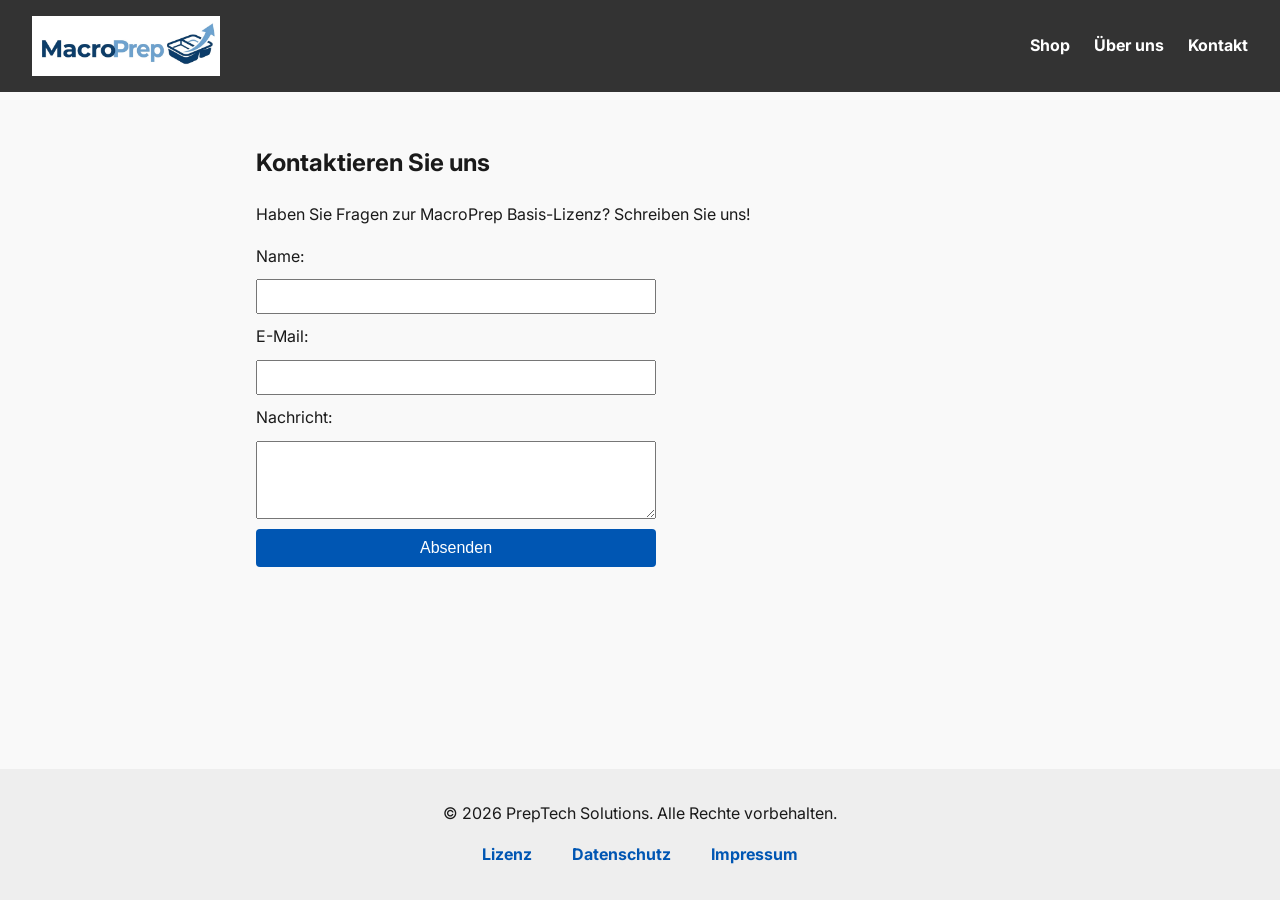
<file: kontakt.html>
<!DOCTYPE html>
<html lang="de">
<head>
    <meta charset="UTF-8">
    <meta name="viewport" content="width=device-width, initial-scale=1.0">
    <title>Kontakt - MacroPrep</title>
    <link rel="stylesheet" href="style.css">
</head>
<body>

    <a class="skip-link" href="#main-content">Zum Hauptinhalt springen</a>

    <header>
        <a href="index.html"><img class="logo" src="img/logo.png" alt="MacroPrep Logo"></a>
        <nav>
            <ul>
                <li><a href="index.html">Shop</a></li>
                <li><a href="about.html">Über uns</a></li>
                <li><a href="kontakt.html">Kontakt</a></li>
            </ul>
        </nav>
    </header>

    <main id="main-content">
        <section>
            <h1>Kontaktieren Sie uns</h1>
            <p>Haben Sie Fragen zur MacroPrep Basis-Lizenz? Schreiben Sie uns!</p>
            <form action="#" method="post" style="display: flex; flex-direction: column; gap: 10px; max-width: 400px;">
                <label for="name">Name:</label>
                <input type="text" id="name" name="name" required style="padding: 8px;">
                
                <label for="email">E-Mail:</label>
                <input type="email" id="email" name="email" required style="padding: 8px;">
                
                <label for="nachricht">Nachricht:</label>
                <textarea id="nachricht" name="nachricht" rows="4" required style="padding: 8px;"></textarea>
                
                <button type="submit" onclick="alert('Nachricht gesendet!'); return false;">Absenden</button>
            </form>
        </section>
    </main>

    <footer>
        <p>&copy; 2026 PrepTech Solutions. Alle Rechte vorbehalten.</p>
        <nav>
            <ul>
                <li><a href="lizenz.html">Lizenz</a></li>
                <li><a href="datenschutz.html">Datenschutz</a></li>
                <li><a href="impressum.html">Impressum</a></li>
            </ul>
        </nav>
    </footer>
</body>
</html>
</file>
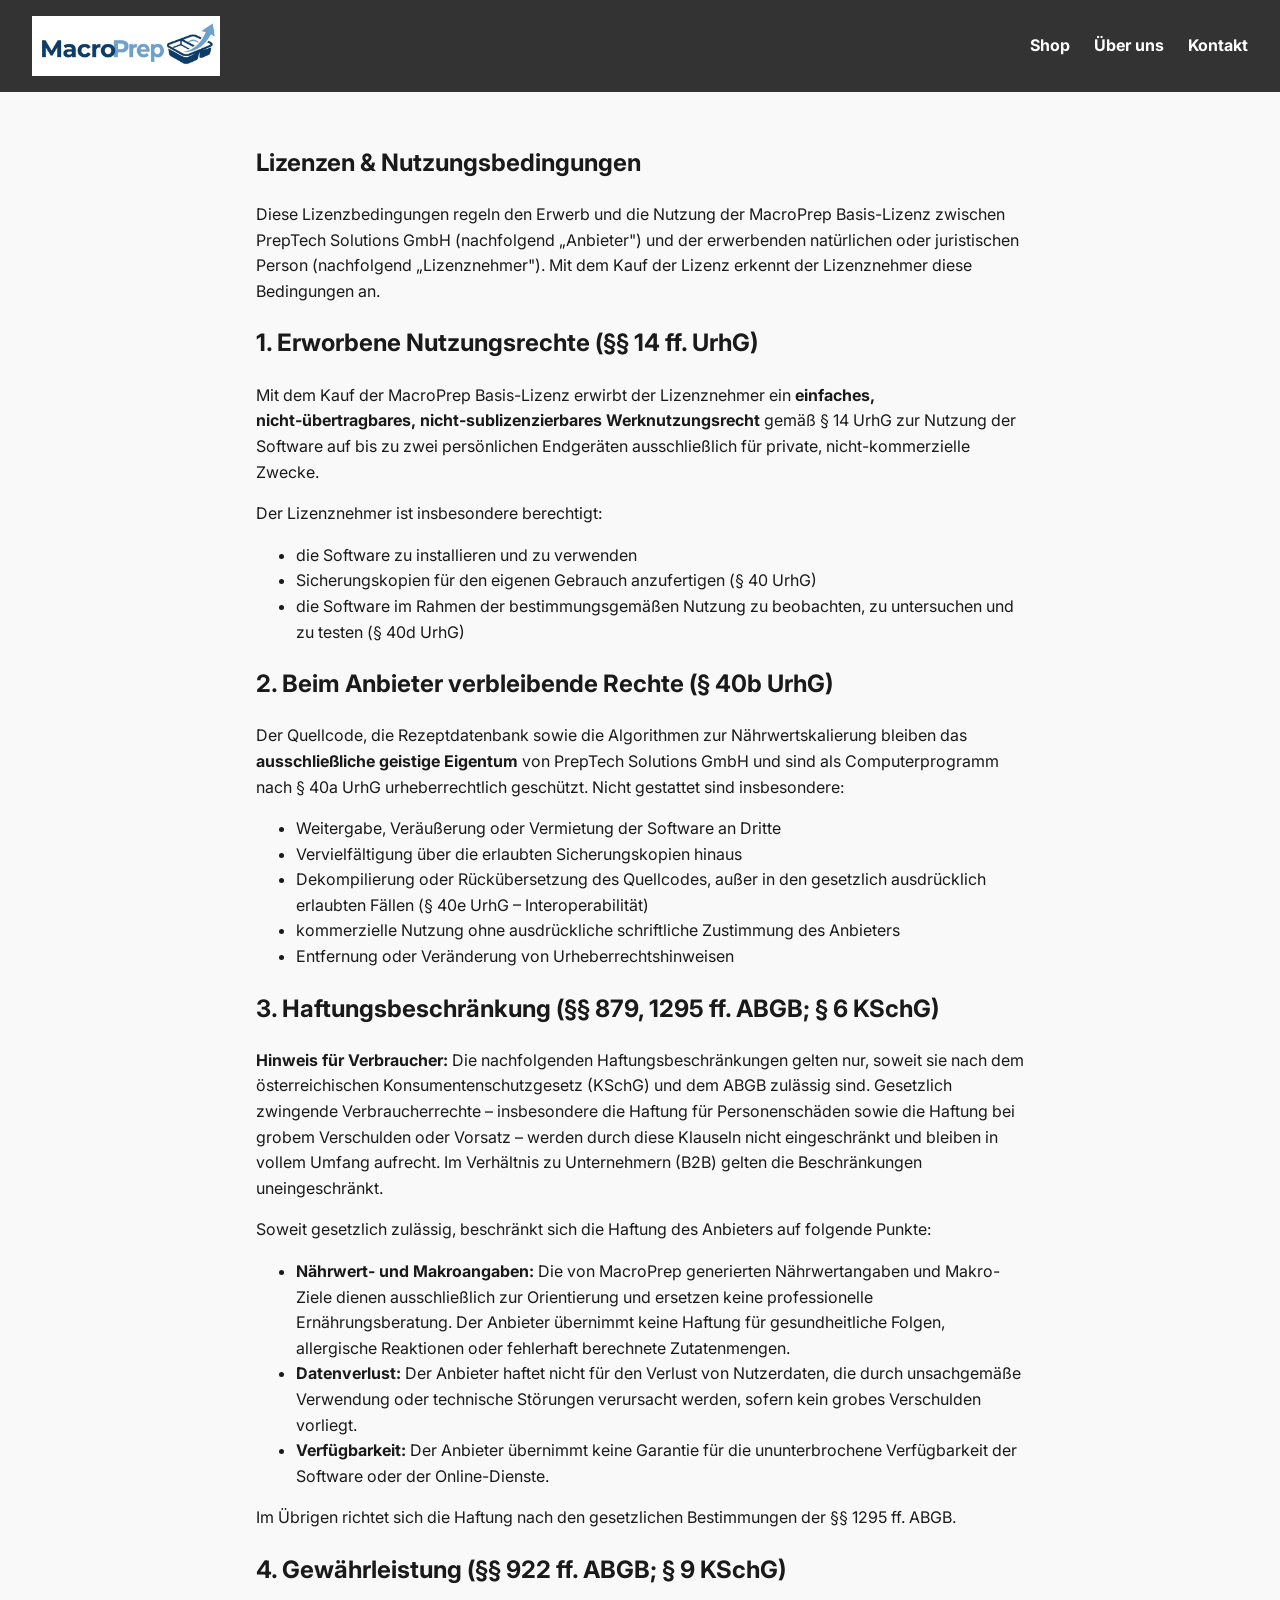
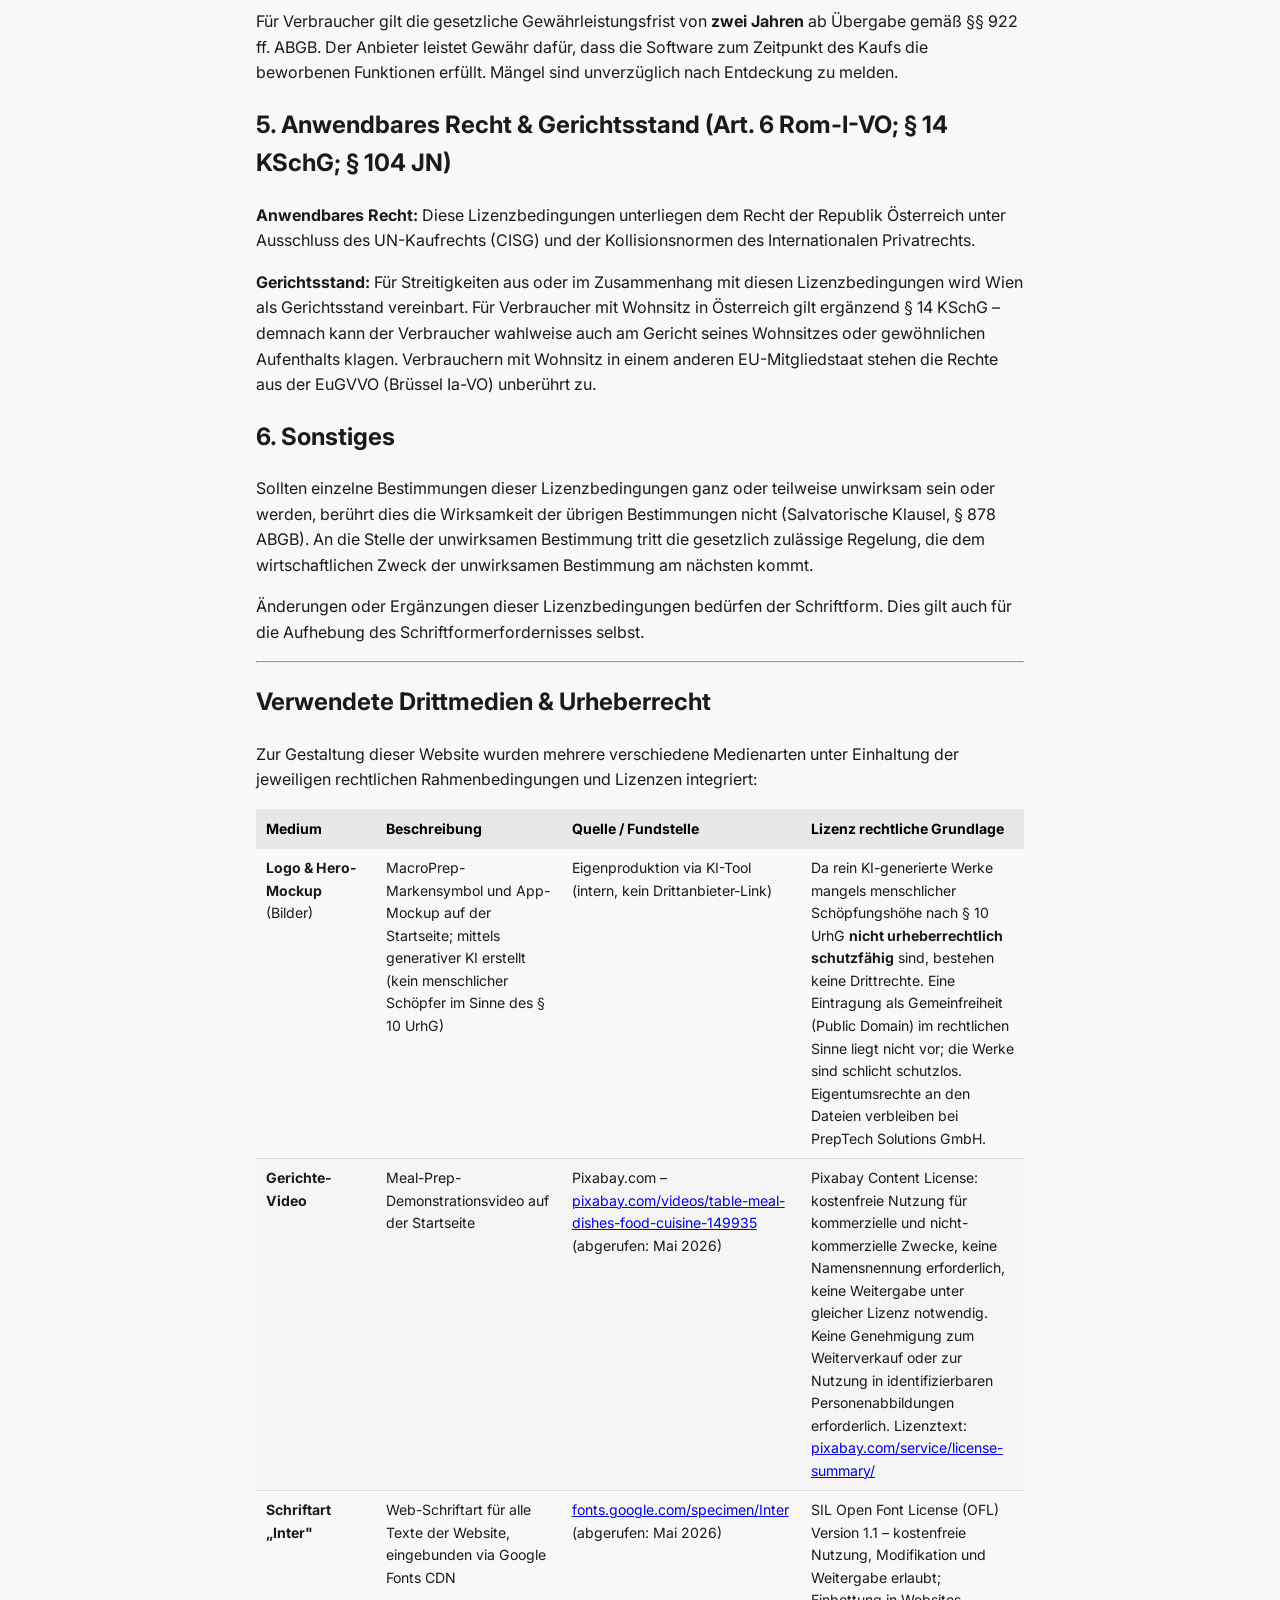
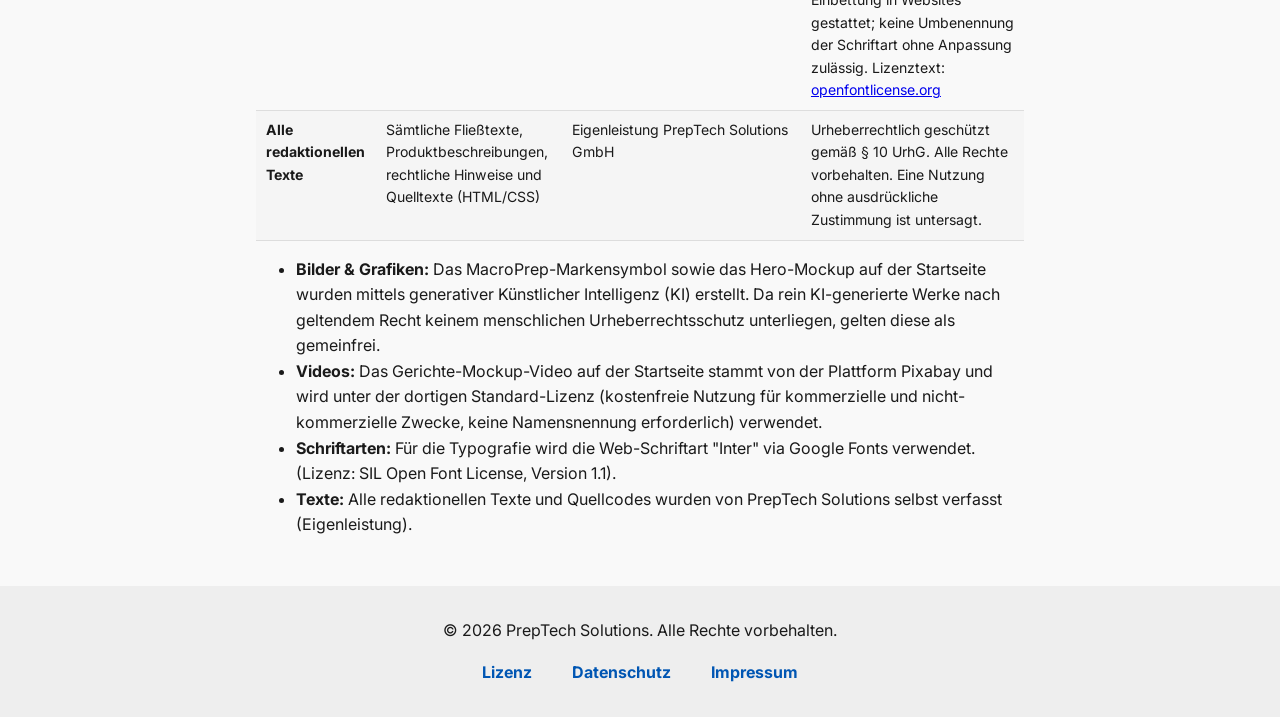
<file: lizenz.html>
<!DOCTYPE html>
<html lang="de">
<head>
    <meta charset="UTF-8">
    <meta name="viewport" content="width=device-width, initial-scale=1.0">
    <title>Lizenz - MacroPrep</title>
    <link rel="stylesheet" href="style.css">
</head>
<body>

    <a class="skip-link" href="#main-content">Zum Hauptinhalt springen</a>

    <header>
        <a href="index.html">
            <img class="logo" src="img/logo.png" alt="MacroPrep Logo">
        </a>        
        <nav>
            <ul>
                <li><a href="index.html">Shop</a></li>
                <li><a href="about.html">Über uns</a></li>
                <li><a href="kontakt.html">Kontakt</a></li>
            </ul>
        </nav>
    </header>

    <main id="main-content">
        <section>
            <h1>Lizenzen & Nutzungsbedingungen</h1>
            <p>Diese Lizenzbedingungen regeln den Erwerb und die Nutzung der MacroPrep Basis-Lizenz zwischen PrepTech Solutions GmbH (nachfolgend „Anbieter") und der erwerbenden natürlichen oder juristischen Person (nachfolgend „Lizenznehmer"). Mit dem Kauf der Lizenz erkennt der Lizenznehmer diese Bedingungen an.</p>


            <h2>1. Erworbene Nutzungsrechte (§§ 14 ff. UrhG)</h2>
            <p>Mit dem Kauf der MacroPrep Basis-Lizenz erwirbt der Lizenznehmer ein <strong>einfaches, nicht-übertragbares, nicht-sublizenzierbares Werknutzungsrecht</strong> gemäß § 14 UrhG zur Nutzung der Software auf bis zu zwei persönlichen Endgeräten ausschließlich für private, nicht-kommerzielle Zwecke.</p>
            <p>Der Lizenznehmer ist insbesondere berechtigt:</p>
            <ul>
                <li>die Software zu installieren und zu verwenden</li>
                <li>Sicherungskopien für den eigenen Gebrauch anzufertigen (§ 40 UrhG)</li>
                <li>die Software im Rahmen der bestimmungsgemäßen Nutzung zu beobachten, zu untersuchen und zu testen (§ 40d UrhG)</li>
            </ul>


           <h2>2. Beim Anbieter verbleibende Rechte (§ 40b UrhG)</h2>
            <p>Der Quellcode, die Rezeptdatenbank sowie die Algorithmen zur Nährwertskalierung bleiben das <strong>ausschließliche geistige Eigentum</strong> von PrepTech Solutions GmbH und sind als Computerprogramm nach § 40a UrhG urheberrechtlich geschützt. Nicht gestattet sind insbesondere:</p>
            <ul>
                <li>Weitergabe, Veräußerung oder Vermietung der Software an Dritte</li>
                <li>Vervielfältigung über die erlaubten Sicherungskopien hinaus</li>
                <li>Dekompilierung oder Rückübersetzung des Quellcodes, außer in den gesetzlich ausdrücklich erlaubten Fällen (§ 40e UrhG – Interoperabilität)</li>
                <li>kommerzielle Nutzung ohne ausdrückliche schriftliche Zustimmung des Anbieters</li>
                <li>Entfernung oder Veränderung von Urheberrechtshinweisen</li>
            </ul>
            
            <h2>3. Haftungsbeschränkung (§§ 879, 1295 ff. ABGB; § 6 KSchG)</h2>
            <div class="warn-box">
                <strong>Hinweis für Verbraucher:</strong> Die nachfolgenden Haftungsbeschränkungen gelten nur, soweit sie nach dem österreichischen Konsumentenschutzgesetz (KSchG) und dem ABGB zulässig sind. Gesetzlich zwingende Verbraucherrechte – insbesondere die Haftung für Personenschäden sowie die Haftung bei grobem Verschulden oder Vorsatz – werden durch diese Klauseln nicht eingeschränkt und bleiben in vollem Umfang aufrecht. Im Verhältnis zu Unternehmern (B2B) gelten die Beschränkungen uneingeschränkt.
            </div>

            <p>Soweit gesetzlich zulässig, beschränkt sich die Haftung des Anbieters auf folgende Punkte:</p>
            <ul>
                <li><strong>Nährwert- und Makroangaben:</strong> Die von MacroPrep generierten Nährwertangaben und Makro-Ziele dienen ausschließlich zur Orientierung und ersetzen keine professionelle Ernährungsberatung. Der Anbieter übernimmt keine Haftung für gesundheitliche Folgen, allergische Reaktionen oder fehlerhaft berechnete Zutatenmengen.</li>
                <li><strong>Datenverlust:</strong> Der Anbieter haftet nicht für den Verlust von Nutzerdaten, die durch unsachgemäße Verwendung oder technische Störungen verursacht werden, sofern kein grobes Verschulden vorliegt.</li>
                <li><strong>Verfügbarkeit:</strong> Der Anbieter übernimmt keine Garantie für die ununterbrochene Verfügbarkeit der Software oder der Online-Dienste.</li>
            </ul>
            <p>Im Übrigen richtet sich die Haftung nach den gesetzlichen Bestimmungen der §§ 1295 ff. ABGB.</p>
            

            <h2>4. Gewährleistung (§§ 922 ff. ABGB; § 9 KSchG)</h2>
            <p>Für Verbraucher gilt die gesetzliche Gewährleistungsfrist von <strong>zwei Jahren</strong> ab Übergabe gemäß §§ 922 ff. ABGB. Der Anbieter leistet Gewähr dafür, dass die Software zum Zeitpunkt des Kaufs die beworbenen Funktionen erfüllt. Mängel sind unverzüglich nach Entdeckung zu melden.</p>

            <h2>5. Anwendbares Recht & Gerichtsstand (Art. 6 Rom-I-VO; § 14 KSchG; § 104 JN)</h2>
            <div class="info-box">
                <p><strong>Anwendbares Recht:</strong> Diese Lizenzbedingungen unterliegen dem Recht der Republik Österreich unter Ausschluss des UN-Kaufrechts (CISG) und der Kollisionsnormen des Internationalen Privatrechts.</p>
                <p style="margin-top: 0.8rem;"><strong>Gerichtsstand:</strong> Für Streitigkeiten aus oder im Zusammenhang mit diesen Lizenzbedingungen wird Wien als Gerichtsstand vereinbart. Für Verbraucher mit Wohnsitz in Österreich gilt ergänzend § 14 KSchG – demnach kann der Verbraucher wahlweise auch am Gericht seines Wohnsitzes oder gewöhnlichen Aufenthalts klagen. Verbrauchern mit Wohnsitz in einem anderen EU-Mitgliedstaat stehen die Rechte aus der EuGVVO (Brüssel Ia-VO) unberührt zu.</p>
            </div>

            <h2>6. Sonstiges</h2>
            <p>Sollten einzelne Bestimmungen dieser Lizenzbedingungen ganz oder teilweise unwirksam sein oder werden, berührt dies die Wirksamkeit der übrigen Bestimmungen nicht (Salvatorische Klausel, § 878 ABGB). An die Stelle der unwirksamen Bestimmung tritt die gesetzlich zulässige Regelung, die dem wirtschaftlichen Zweck der unwirksamen Bestimmung am nächsten kommt.</p>
            <p>Änderungen oder Ergänzungen dieser Lizenzbedingungen bedürfen der Schriftform. Dies gilt auch für die Aufhebung des Schriftformerfordernisses selbst.</p>
        </section>

        <hr>

        <section id="urheberrecht">
            <h2>Verwendete Drittmedien & Urheberrecht</h2>
            <p>Zur Gestaltung dieser Website wurden mehrere verschiedene Medienarten unter Einhaltung der jeweiligen rechtlichen Rahmenbedingungen und Lizenzen integriert:</p>
            
            <table class="barrier-table">
                <thead>
                    <tr>
                        <th>Medium</th>
                        <th>Beschreibung</th>
                        <th>Quelle / Fundstelle</th>
                        <th>Lizenz rechtliche Grundlage</th>
                    </tr>
                </thead>
                <tbody>
                    <tr>
                        <td><strong>Logo & Hero-Mockup</strong> (Bilder)</td>
                        <td>MacroPrep-Markensymbol und App-Mockup auf der Startseite; mittels generativer KI erstellt (kein menschlicher Schöpfer im Sinne des § 10 UrhG)</td>
                        <td>Eigenproduktion via KI-Tool (intern, kein Drittanbieter-Link)</td>
                        <td>Da rein KI-generierte Werke mangels menschlicher Schöpfungshöhe nach § 10 UrhG <strong>nicht urheberrechtlich schutzfähig</strong> sind, bestehen keine Drittrechte. Eine Eintragung als Gemeinfreiheit (Public Domain) im rechtlichen Sinne liegt nicht vor; die Werke sind schlicht schutzlos. Eigentumsrechte an den Dateien verbleiben bei PrepTech Solutions GmbH.</td>
                    </tr>
                    <tr>
                        <td><strong>Gerichte-Video</strong></td>
                        <td>Meal-Prep-Demonstrationsvideo auf der Startseite</td>
                        <td>Pixabay.com – <a href="https://pixabay.com/videos/table-meal-dishes-food-cuisine-149935/" target="_blank" rel="noopener">pixabay.com/videos/table-meal-dishes-food-cuisine-149935</a> (abgerufen: Mai 2026)</td>
                        <td>Pixabay Content License: kostenfreie Nutzung für kommerzielle und nicht-kommerzielle Zwecke, keine Namensnennung erforderlich, keine Weitergabe unter gleicher Lizenz notwendig. Keine Genehmigung zum Weiterverkauf oder zur Nutzung in identifizierbaren Personenabbildungen erforderlich. Lizenztext: <a href="https://pixabay.com/service/license-summary/" target="_blank" rel="noopener">pixabay.com/service/license-summary/</a></td>
                    </tr>
                    <tr>
                        <td><strong>Schriftart „Inter"</strong></td>
                        <td>Web-Schriftart für alle Texte der Website, eingebunden via Google Fonts CDN</td>
                        <td><a href="https://fonts.google.com/specimen/Inter" target="_blank" rel="noopener">fonts.google.com/specimen/Inter</a> (abgerufen: Mai 2026)</td>
                        <td>SIL Open Font License (OFL) Version 1.1 – kostenfreie Nutzung, Modifikation und Weitergabe erlaubt; Einbettung in Websites gestattet; keine Umbenennung der Schriftart ohne Anpassung zulässig. Lizenztext: <a href="https://openfontlicense.org" target="_blank" rel="noopener">openfontlicense.org</a></td>
                    </tr>
                    <tr>
                        <td><strong>Alle redaktionellen Texte</strong></td>
                        <td>Sämtliche Fließtexte, Produktbeschreibungen, rechtliche Hinweise und Quelltexte (HTML/CSS)</td>
                        <td>Eigenleistung PrepTech Solutions GmbH</td>
                        <td>Urheberrechtlich geschützt gemäß § 10 UrhG. Alle Rechte vorbehalten. Eine Nutzung ohne ausdrückliche Zustimmung ist untersagt.</td>
                    </tr>
                </tbody>
            </table>


            <ul>
                <li><strong>Bilder & Grafiken:</strong> Das MacroPrep-Markensymbol sowie das Hero-Mockup auf der Startseite wurden mittels generativer Künstlicher Intelligenz (KI) erstellt. Da rein KI-generierte Werke nach geltendem Recht keinem menschlichen Urheberrechtsschutz unterliegen, gelten diese als gemeinfrei.</li>
                <li><strong>Videos:</strong> Das Gerichte-Mockup-Video auf der Startseite stammt von der Plattform Pixabay und wird unter der dortigen Standard-Lizenz (kostenfreie Nutzung für kommerzielle und nicht-kommerzielle Zwecke, keine Namensnennung erforderlich) verwendet.</li>
                <li><strong>Schriftarten:</strong> Für die Typografie wird die Web-Schriftart "Inter" via Google Fonts verwendet. (Lizenz: SIL Open Font License, Version 1.1).</li>
                <li><strong>Texte:</strong> Alle redaktionellen Texte und Quellcodes wurden von PrepTech Solutions selbst verfasst (Eigenleistung).</li>
            </ul>
        </section>
    </main>

    <footer>
        <p>&copy; 2026 PrepTech Solutions. Alle Rechte vorbehalten.</p>
        <nav>
            <ul>
                <li><a href="lizenz.html">Lizenz</a></li>
                <li><a href="datenschutz.html">Datenschutz</a></li>
                <li><a href="impressum.html">Impressum</a></li>
            </ul>
        </nav>
    </footer>
</body>
</html>
</file>
<file: style.css>
/* Wenn man es nicht mockt, dann würde man erst die Schriftart laden, nachdem die Cookies akzeptiert wurden */
@import url('https://fonts.googleapis.com/css2?family=Inter:wght@400;700&display=swap');

body {
    font-family: 'Inter', Arial, sans-serif;
    line-height: 1.6;
    color: #1a1a1a;
    background-color: #f9f9f9;
    margin: 0;
    padding: 0;
    display: flex;
    flex-direction: column;
    min-height: 100vh;
}

.skip-link {
    position: absolute;
    top: -100px;
    left: 1rem;
    background: #0056b3;
    color: #fff;
    padding: 0.6rem 1rem;
    border-radius: 0 0 4px 4px;
    font-weight: bold;
    z-index: 9999;
    text-decoration: none;
    transition: top 0.2s;
}
.skip-link:focus {
    top: 0;
}

header {
    background-color: #333;
    color: #ffffff;
    padding: 1rem 2rem;
    display: flex;
    justify-content: space-between;
    align-items: center;
    position: sticky;
    top: 0;
    z-index: 100;
}

header .logo {
    height: 60px;
    width: auto;
    display: block;
}

nav ul {
    list-style-type: none;
    padding: 0;
    display: flex;
    gap: 1.5rem;
}

nav a {
    color: #ffffff;
    text-decoration: none;
    font-weight: bold;
}

nav a:hover {
    text-decoration: underline;
}

main {
    max-width: 800px;
    margin: 2rem auto;
    padding: 0 1rem;
    width: 100%;
    box-sizing: border-box;
    flex: 1;
}

.hero {
    text-align: center;
    margin-bottom: 3rem;
}

.product-mock {
    background: #ffffff;
    padding: 2rem;
    border: 1px solid #ddd;
    border-radius: 8px;
    text-align: center;
}

.product-img {
    max-width: 100%;
    height: auto;
    border: 1px solid #ccc;
    margin-bottom: 1rem;
}

button {
    background-color: #0056b3;
    color: #ffffff;
    border: none;
    padding: 10px 20px;
    font-size: 1rem;
    cursor: pointer;
    border-radius: 4px;
}

button:hover {
    background-color: #004494;
}

#cookie-banner {
    position: fixed;
    bottom: 0;
    left: 0;
    width: 100%;
    background: #222;
    color: #fff;
    padding: 1rem 2rem;
    display: flex;
    flex-wrap: wrap;
    align-items: center;
    justify-content: space-between;
    gap: 1rem;
    font-size: 0.85rem;
    z-index: 9998;
    box-sizing: border-box;
}

#cookie-banner p {
    margin: 0;
    flex: 1 1 300px;
}

.cookie-actions {
    display: flex;
    gap: 0.75rem;
    flex-wrap: wrap;
    align-items: center;
}

.btn-accept {
    background-color: #0056b3;
    color: #fff;
    border: 2px solid #0056b3;
    padding: 8px 18px;
    font-size: 0.85rem;
    border-radius: 4px;
    cursor: pointer;
    font-weight: bold;
}
.btn-accept:hover {
    background-color: #004494;
    border-color: #004494;
}

.btn-reject {
    background-color: transparent;
    color: #fff;
    border: 2px solid #fff;
    padding: 8px 18px;
    font-size: 0.85rem;
    border-radius: 4px;
    cursor: pointer;
    font-weight: bold;
}
.btn-reject:hover {
    background-color: #444;
}

.btn-settings {
    background: none;
    color: #aad4ff;
    border: none;
    font-size: 0.8rem;
    cursor: pointer;
    text-decoration: underline;
    padding: 8px 4px;
}

.status-badge {
    display: inline-block;
    background: #d4edda;
    color: #155724;
    border: 1px solid #c3e6cb;
    border-radius: 4px;
    padding: 3px 10px;
    font-size: 0.85rem;
    font-weight: bold;
    margin-left: 0.5rem;
    vertical-align: middle;
}

.barrier-table {
    width: 100%;
    border-collapse: collapse;
    font-size: 0.88rem;
    margin: 1rem 0;
}
.barrier-table th {
    background-color: #e7e7e7;
    color: #000000;
    padding: 9px 10px;
    text-align: left;
}
.barrier-table td {
    padding: 8px 10px;
    border-bottom: 1px solid #ddd;
    vertical-align: top;
}
.barrier-table tr:nth-child(even) td {
    background: #f5f5f5;
}

.impressum-box {
    background: #fff;
    border: 1px solid #ddd;
    border-radius: 6px;
    padding: 1.2rem 1.5rem;
    margin: 0.5rem 0 1.5rem 0;
}
.impressum-box p {
    margin: 0.3rem 0;
}

.legal-ref {
    font-size: 0.8rem;
    color: #888;
    margin-top: 0.2rem;
    margin-bottom: 0.8rem;
    display: block;
}

footer {
    text-align: center;
    padding: 1rem;
    background-color: #eeeeee;
    margin-top: auto;
}

footer nav a {
    color: #0056b3;
    margin: 0 0.5rem;
}

footer nav ul {
    justify-content: center;
}
</file>
